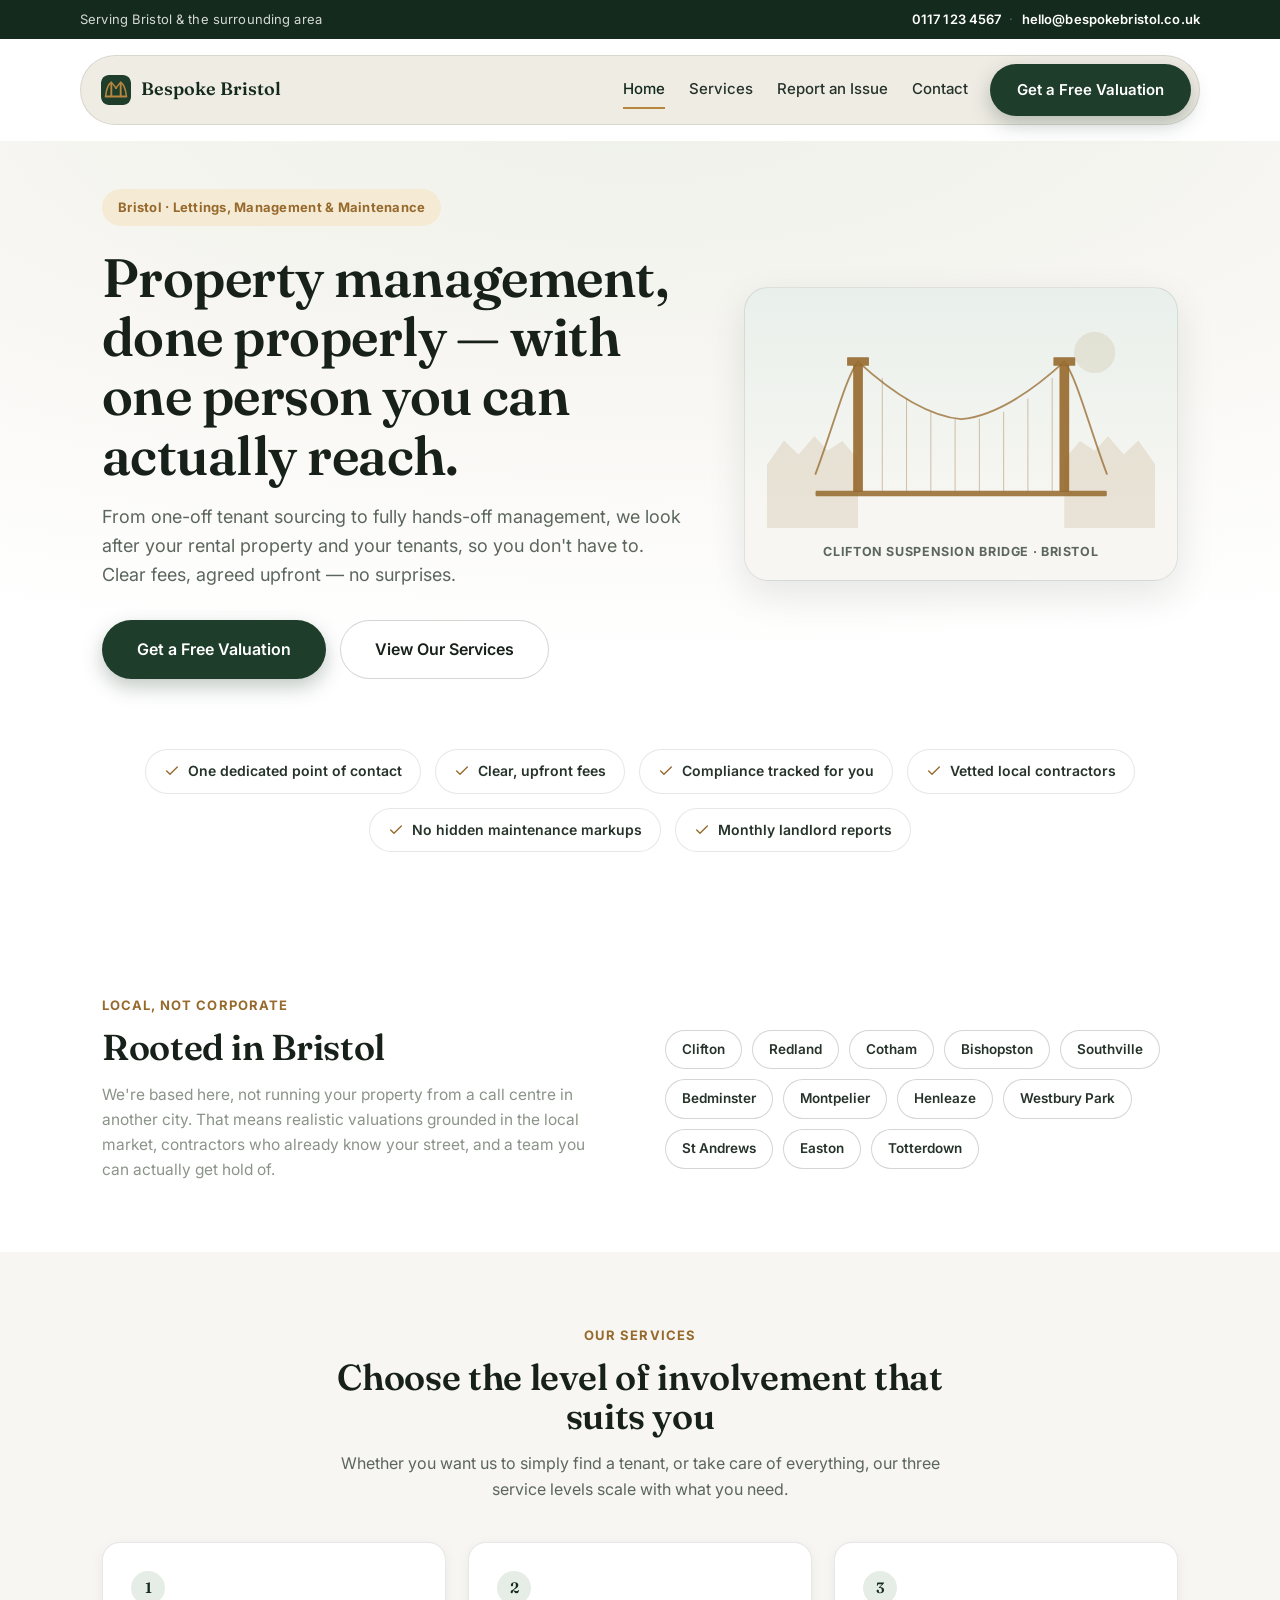
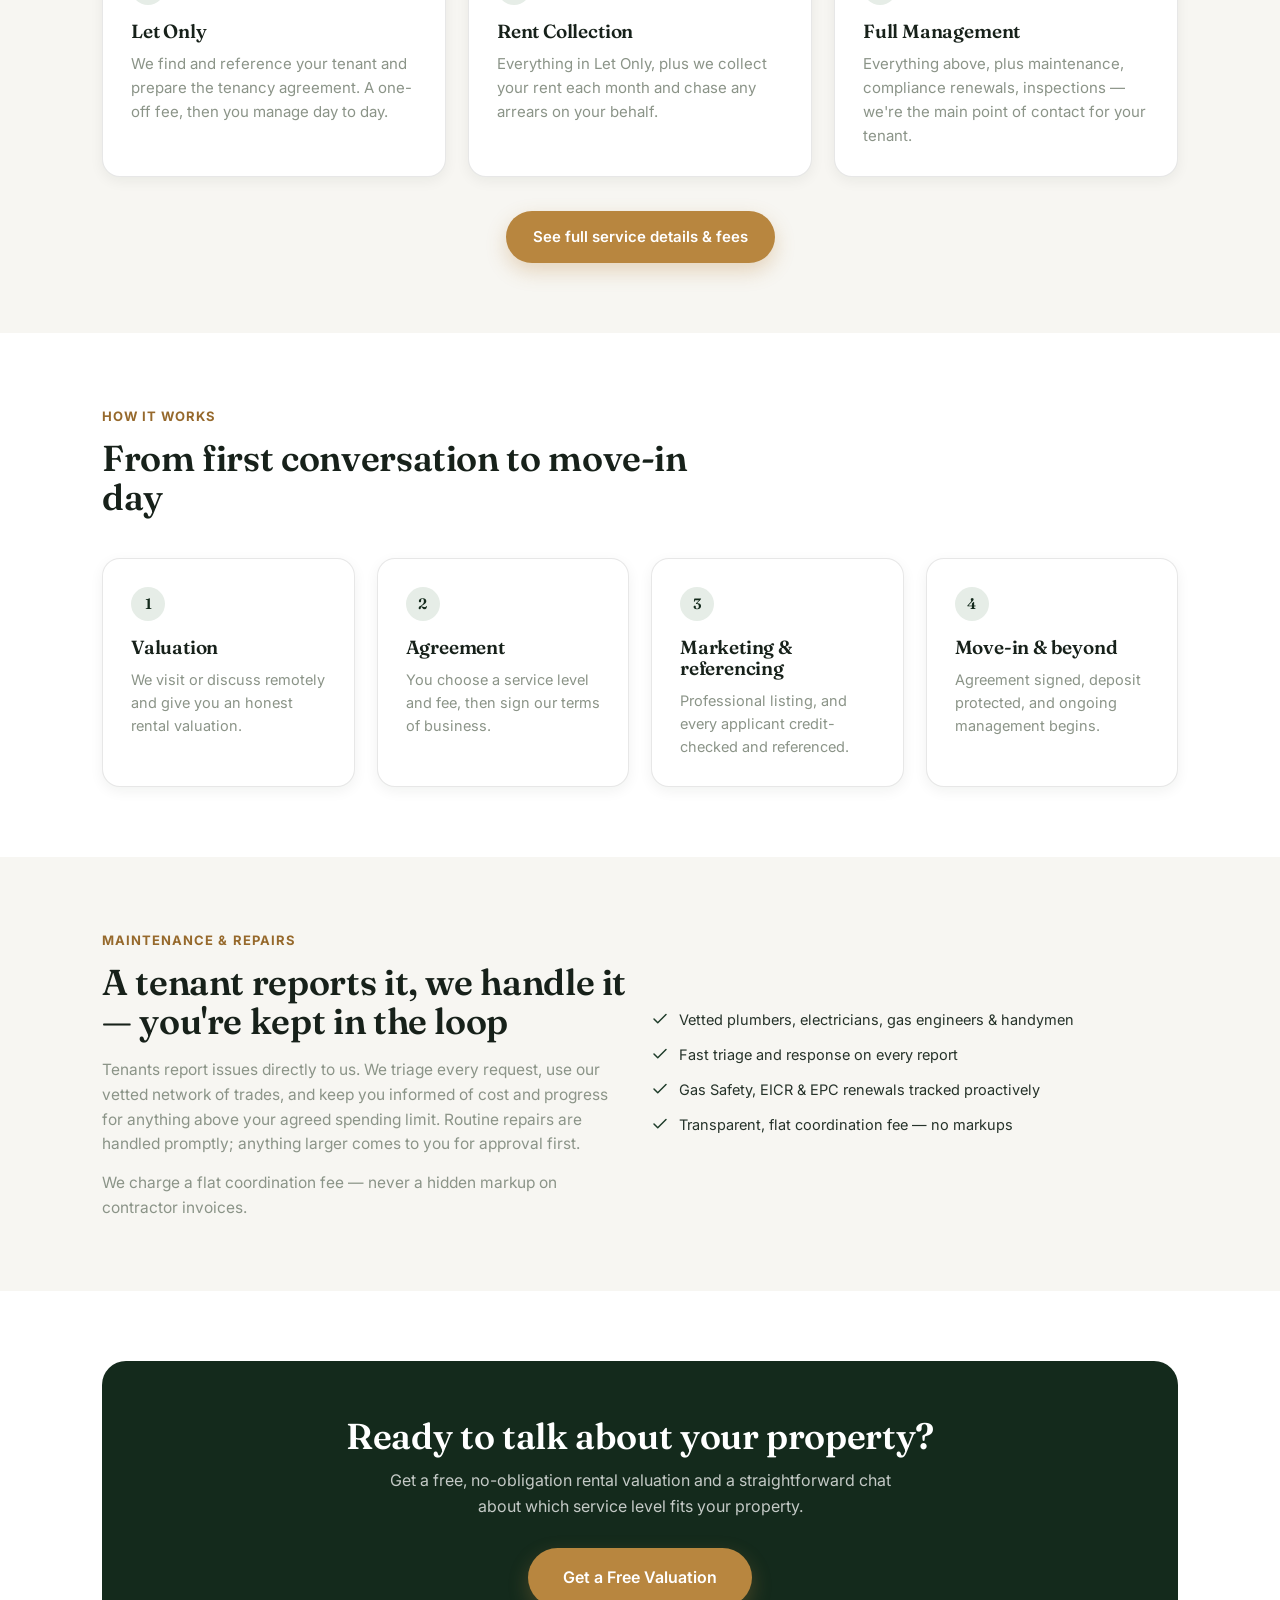
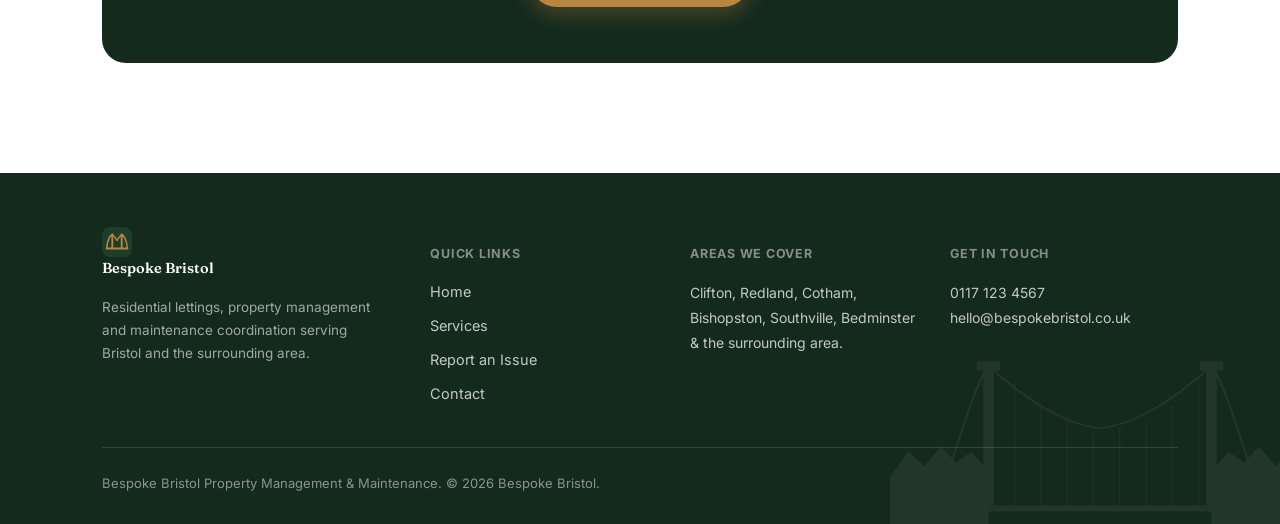
<file: index.html>
<!DOCTYPE html>
<html lang="en">
<head>
  <meta charset="UTF-8" />
  <meta name="viewport" content="width=device-width, initial-scale=1.0" />
  <title>Bespoke Bristol Property Management &amp; Maintenance</title>
  <meta name="description" content="Bristol residential lettings, property management and maintenance. Tenant sourcing, rent collection and full management, with clear upfront fees and one dedicated point of contact." />
  <link rel="icon" type="image/svg+xml" href="assets/favicon.svg" />
  <link rel="stylesheet" href="assets/styles.css" />
</head>
<body>

  <div class="topbar">
    <div class="container topbar-inner">
      <span class="topbar-area">Serving Bristol &amp; the surrounding area</span>
      <span class="topbar-contact"><a href="tel:01171234567">0117 123 4567</a><span class="sep">·</span><a href="mailto:hello@bespokebristol.co.uk">hello@bespokebristol.co.uk</a></span>
    </div>
  </div>

  <header class="site-header">
    <div class="container header-inner">
      <a class="brand" href="index.html">
        <img src="assets/favicon.svg" class="brand-mark" alt="Bespoke Bristol logo" />
        <span class="brand-name">Bespoke Bristol</span>
      </a>
      <button class="nav-toggle" aria-label="Toggle navigation" aria-expanded="false">
        <span></span><span></span><span></span>
      </button>
      <nav class="nav">
        <div class="nav-links">
          <a href="index.html" class="active">Home</a>
          <a href="services.html">Services</a>
          <a href="report-issue.html">Report an Issue</a>
          <a href="contact.html">Contact</a>
        </div>
        <a href="contact.html" class="btn btn-primary">Get a Free Valuation</a>
      </nav>
    </div>
  </header>

  <main>
    <!-- Hero -->
    <section class="hero">
      <div class="container hero-grid">
        <div>
          <span class="pill">Bristol · Lettings, Management &amp; Maintenance</span>
          <h1>Property management, done properly — with one person you can actually reach.</h1>
          <p class="sub">From one-off tenant sourcing to fully hands-off management, we look after your rental property and your tenants, so you don't have to. Clear fees, agreed upfront — no surprises.</p>
          <div class="hero-actions">
            <a href="contact.html" class="btn btn-primary btn-lg">Get a Free Valuation</a>
            <a href="services.html" class="btn btn-ghost btn-lg">View Our Services</a>
          </div>
        </div>
        <div class="bridge-showcase">
          <svg viewBox="0 0 640 360" xmlns="http://www.w3.org/2000/svg">
            <circle cx="540" cy="70" r="34" fill="currentColor" opacity="0.12"/>
            <path d="M0,360 L0,255 L28,215 L52,238 L78,208 L100,232 L124,216 L150,246 L150,360 Z" fill="currentColor" opacity="0.14"/>
            <path d="M640,360 L640,255 L612,215 L588,238 L562,208 L540,232 L516,216 L490,246 L490,360 Z" fill="currentColor" opacity="0.14"/>
            <path d="M80,270 C110,190 130,110 150,85 C210,140 270,175 320,180 C370,175 430,140 490,85 C510,110 530,190 560,270" fill="none" stroke="currentColor" stroke-width="3" opacity="0.75" stroke-linecap="round"/>
            <g stroke="currentColor" stroke-width="1.4" opacity="0.45">
              <line x1="190" y1="112" x2="190" y2="300"/>
              <line x1="230" y1="146" x2="230" y2="300"/>
              <line x1="270" y1="168" x2="270" y2="300"/>
              <line x1="310" y1="179" x2="310" y2="300"/>
              <line x1="350" y1="179" x2="350" y2="300"/>
              <line x1="390" y1="168" x2="390" y2="300"/>
              <line x1="430" y1="146" x2="430" y2="300"/>
              <line x1="470" y1="112" x2="470" y2="300"/>
            </g>
            <rect x="80" y="298" width="480" height="9" rx="2" fill="currentColor" opacity="0.85"/>
            <rect x="142" y="90" width="16" height="210" fill="currentColor" opacity="0.9"/>
            <rect x="132" y="78" width="36" height="14" rx="1" fill="currentColor" opacity="0.9"/>
            <rect x="482" y="90" width="16" height="210" fill="currentColor" opacity="0.9"/>
            <rect x="472" y="78" width="36" height="14" rx="1" fill="currentColor" opacity="0.9"/>
          </svg>
          <p class="bridge-caption">Clifton Suspension Bridge · Bristol</p>
        </div>
      </div>
    </section>

    <!-- Trust strip -->
    <section class="section" style="padding-top:0;">
      <div class="container">
        <div class="trust-strip">
          <span class="trust-chip">
            <svg width="16" height="16" viewBox="0 0 24 24" fill="none" stroke="currentColor" stroke-width="2" stroke-linecap="round" stroke-linejoin="round"><path d="M20 6L9 17l-5-5"/></svg>
            One dedicated point of contact
          </span>
          <span class="trust-chip">
            <svg width="16" height="16" viewBox="0 0 24 24" fill="none" stroke="currentColor" stroke-width="2" stroke-linecap="round" stroke-linejoin="round"><path d="M20 6L9 17l-5-5"/></svg>
            Clear, upfront fees
          </span>
          <span class="trust-chip">
            <svg width="16" height="16" viewBox="0 0 24 24" fill="none" stroke="currentColor" stroke-width="2" stroke-linecap="round" stroke-linejoin="round"><path d="M20 6L9 17l-5-5"/></svg>
            Compliance tracked for you
          </span>
          <span class="trust-chip">
            <svg width="16" height="16" viewBox="0 0 24 24" fill="none" stroke="currentColor" stroke-width="2" stroke-linecap="round" stroke-linejoin="round"><path d="M20 6L9 17l-5-5"/></svg>
            Vetted local contractors
          </span>
          <span class="trust-chip">
            <svg width="16" height="16" viewBox="0 0 24 24" fill="none" stroke="currentColor" stroke-width="2" stroke-linecap="round" stroke-linejoin="round"><path d="M20 6L9 17l-5-5"/></svg>
            No hidden maintenance markups
          </span>
          <span class="trust-chip">
            <svg width="16" height="16" viewBox="0 0 24 24" fill="none" stroke="currentColor" stroke-width="2" stroke-linecap="round" stroke-linejoin="round"><path d="M20 6L9 17l-5-5"/></svg>
            Monthly landlord reports
          </span>
        </div>
      </div>
    </section>

    <!-- Rooted in Bristol -->
    <section class="section">
      <div class="container grid grid-2" style="align-items:center; gap:50px;">
        <div>
          <span class="eyebrow">Local, Not Corporate</span>
          <h2 style="margin-top:10px;">Rooted in Bristol</h2>
          <p class="muted" style="margin-top:16px; font-size:15.5px;">We're based here, not running your property from a call centre in another city. That means realistic valuations grounded in the local market, contractors who already know your street, and a team you can actually get hold of.</p>
        </div>
        <div>
          <div class="area-list">
            <span class="area-chip">Clifton</span>
            <span class="area-chip">Redland</span>
            <span class="area-chip">Cotham</span>
            <span class="area-chip">Bishopston</span>
            <span class="area-chip">Southville</span>
            <span class="area-chip">Bedminster</span>
            <span class="area-chip">Montpelier</span>
            <span class="area-chip">Henleaze</span>
            <span class="area-chip">Westbury Park</span>
            <span class="area-chip">St Andrews</span>
            <span class="area-chip">Easton</span>
            <span class="area-chip">Totterdown</span>
          </div>
        </div>
      </div>
    </section>

    <!-- Services overview -->
    <section class="section section-alt">
      <div class="container">
        <div class="section-head center" style="margin-left:auto;margin-right:auto;">
          <span class="eyebrow">Our Services</span>
          <h2>Choose the level of involvement that suits you</h2>
          <p>Whether you want us to simply find a tenant, or take care of everything, our three service levels scale with what you need.</p>
        </div>
        <div class="grid grid-3">
          <div class="card card-pad">
            <span class="step-n">1</span>
            <h3>Let Only</h3>
            <p class="muted" style="margin-top:10px; font-size:15px;">We find and reference your tenant and prepare the tenancy agreement. A one-off fee, then you manage day to day.</p>
          </div>
          <div class="card card-pad">
            <span class="step-n">2</span>
            <h3>Rent Collection</h3>
            <p class="muted" style="margin-top:10px; font-size:15px;">Everything in Let Only, plus we collect your rent each month and chase any arrears on your behalf.</p>
          </div>
          <div class="card card-pad">
            <span class="step-n">3</span>
            <h3>Full Management</h3>
            <p class="muted" style="margin-top:10px; font-size:15px;">Everything above, plus maintenance, compliance renewals, inspections — we're the main point of contact for your tenant.</p>
          </div>
        </div>
        <div style="text-align:center; margin-top:34px;">
          <a href="services.html" class="btn btn-gold">See full service details &amp; fees</a>
        </div>
      </div>
    </section>

    <!-- How it works -->
    <section class="section">
      <div class="container">
        <div class="section-head">
          <span class="eyebrow">How It Works</span>
          <h2>From first conversation to move-in day</h2>
        </div>
        <div class="grid grid-4">
          <div class="card card-pad">
            <span class="step-n">1</span>
            <h3>Valuation</h3>
            <p class="muted" style="margin-top:10px; font-size:14.5px;">We visit or discuss remotely and give you an honest rental valuation.</p>
          </div>
          <div class="card card-pad">
            <span class="step-n">2</span>
            <h3>Agreement</h3>
            <p class="muted" style="margin-top:10px; font-size:14.5px;">You choose a service level and fee, then sign our terms of business.</p>
          </div>
          <div class="card card-pad">
            <span class="step-n">3</span>
            <h3>Marketing &amp; referencing</h3>
            <p class="muted" style="margin-top:10px; font-size:14.5px;">Professional listing, and every applicant credit-checked and referenced.</p>
          </div>
          <div class="card card-pad">
            <span class="step-n">4</span>
            <h3>Move-in &amp; beyond</h3>
            <p class="muted" style="margin-top:10px; font-size:14.5px;">Agreement signed, deposit protected, and ongoing management begins.</p>
          </div>
        </div>
      </div>
    </section>

    <!-- Maintenance -->
    <section class="section section-alt">
      <div class="container grid grid-2" style="align-items:center;">
        <div>
          <span class="eyebrow">Maintenance &amp; Repairs</span>
          <h2 style="margin-top:10px;">A tenant reports it, we handle it — you're kept in the loop</h2>
          <p class="muted" style="margin-top:16px; font-size:15.5px;">Tenants report issues directly to us. We triage every request, use our vetted network of trades, and keep you informed of cost and progress for anything above your agreed spending limit. Routine repairs are handled promptly; anything larger comes to you for approval first.</p>
          <p class="muted" style="margin-top:14px; font-size:15.5px;">We charge a flat coordination fee — never a hidden markup on contractor invoices.</p>
        </div>
        <ul class="tier-list">
          <li><svg width="18" height="18" viewBox="0 0 24 24" fill="none" stroke="currentColor" stroke-width="2" stroke-linecap="round" stroke-linejoin="round"><path d="M20 6L9 17l-5-5"/></svg> Vetted plumbers, electricians, gas engineers &amp; handymen</li>
          <li><svg width="18" height="18" viewBox="0 0 24 24" fill="none" stroke="currentColor" stroke-width="2" stroke-linecap="round" stroke-linejoin="round"><path d="M20 6L9 17l-5-5"/></svg> Fast triage and response on every report</li>
          <li><svg width="18" height="18" viewBox="0 0 24 24" fill="none" stroke="currentColor" stroke-width="2" stroke-linecap="round" stroke-linejoin="round"><path d="M20 6L9 17l-5-5"/></svg> Gas Safety, EICR &amp; EPC renewals tracked proactively</li>
          <li><svg width="18" height="18" viewBox="0 0 24 24" fill="none" stroke="currentColor" stroke-width="2" stroke-linecap="round" stroke-linejoin="round"><path d="M20 6L9 17l-5-5"/></svg> Transparent, flat coordination fee — no markups</li>
        </ul>
      </div>
    </section>

    <!-- CTA -->
    <section class="section">
      <div class="container">
        <div class="cta-band">
          <h2>Ready to talk about your property?</h2>
          <p>Get a free, no-obligation rental valuation and a straightforward chat about which service level fits your property.</p>
          <div class="hero-actions">
            <a href="contact.html" class="btn btn-gold btn-lg">Get a Free Valuation</a>
          </div>
        </div>
      </div>
    </section>
  </main>

  <footer class="site-footer">
    <div class="footer-watermark" aria-hidden="true">
      <svg viewBox="0 0 640 360" xmlns="http://www.w3.org/2000/svg">
        <path d="M0,360 L0,255 L28,215 L52,238 L78,208 L100,232 L124,216 L150,246 L150,360 Z" fill="currentColor"/>
        <path d="M640,360 L640,255 L612,215 L588,238 L562,208 L540,232 L516,216 L490,246 L490,360 Z" fill="currentColor"/>
        <path d="M80,270 C110,190 130,110 150,85 C210,140 270,175 320,180 C370,175 430,140 490,85 C510,110 530,190 560,270" fill="none" stroke="currentColor" stroke-width="3"/>
        <g stroke="currentColor" stroke-width="1.4">
          <line x1="190" y1="112" x2="190" y2="300"/>
          <line x1="230" y1="146" x2="230" y2="300"/>
          <line x1="270" y1="168" x2="270" y2="300"/>
          <line x1="310" y1="179" x2="310" y2="300"/>
          <line x1="350" y1="179" x2="350" y2="300"/>
          <line x1="390" y1="168" x2="390" y2="300"/>
          <line x1="430" y1="146" x2="430" y2="300"/>
          <line x1="470" y1="112" x2="470" y2="300"/>
        </g>
        <rect x="80" y="298" width="480" height="9" rx="2" fill="currentColor"/>
        <rect x="142" y="90" width="16" height="210" fill="currentColor"/>
        <rect x="132" y="78" width="36" height="14" rx="1" fill="currentColor"/>
        <rect x="482" y="90" width="16" height="210" fill="currentColor"/>
        <rect x="472" y="78" width="36" height="14" rx="1" fill="currentColor"/>
      </svg>
    </div>
    <div class="container">
      <div class="footer-grid">
        <div class="footer-col footer-brand">
          <a class="brand" href="index.html">
            <img src="assets/favicon.svg" class="brand-mark" alt="Bespoke Bristol logo" />
            <span class="brand-name">Bespoke Bristol</span>
          </a>
          <p>Residential lettings, property management and maintenance coordination serving Bristol and the surrounding area.</p>
        </div>
        <div class="footer-col">
          <h4>Quick Links</h4>
          <a href="index.html">Home</a>
          <a href="services.html">Services</a>
          <a href="report-issue.html">Report an Issue</a>
          <a href="contact.html">Contact</a>
        </div>
        <div class="footer-col">
          <h4>Areas We Cover</h4>
          <p>Clifton, Redland, Cotham, Bishopston, Southville, Bedminster &amp; the surrounding area.</p>
        </div>
        <div class="footer-col">
          <h4>Get In Touch</h4>
          <p>0117 123 4567<br />hello@bespokebristol.co.uk</p>
        </div>
      </div>
      <p class="footer-disclaimer">
        Bespoke Bristol Property Management &amp; Maintenance. &copy; 2026 Bespoke Bristol.
      </p>
    </div>
  </footer>

  <script src="assets/app.js"></script>
</body>
</html>
</file>
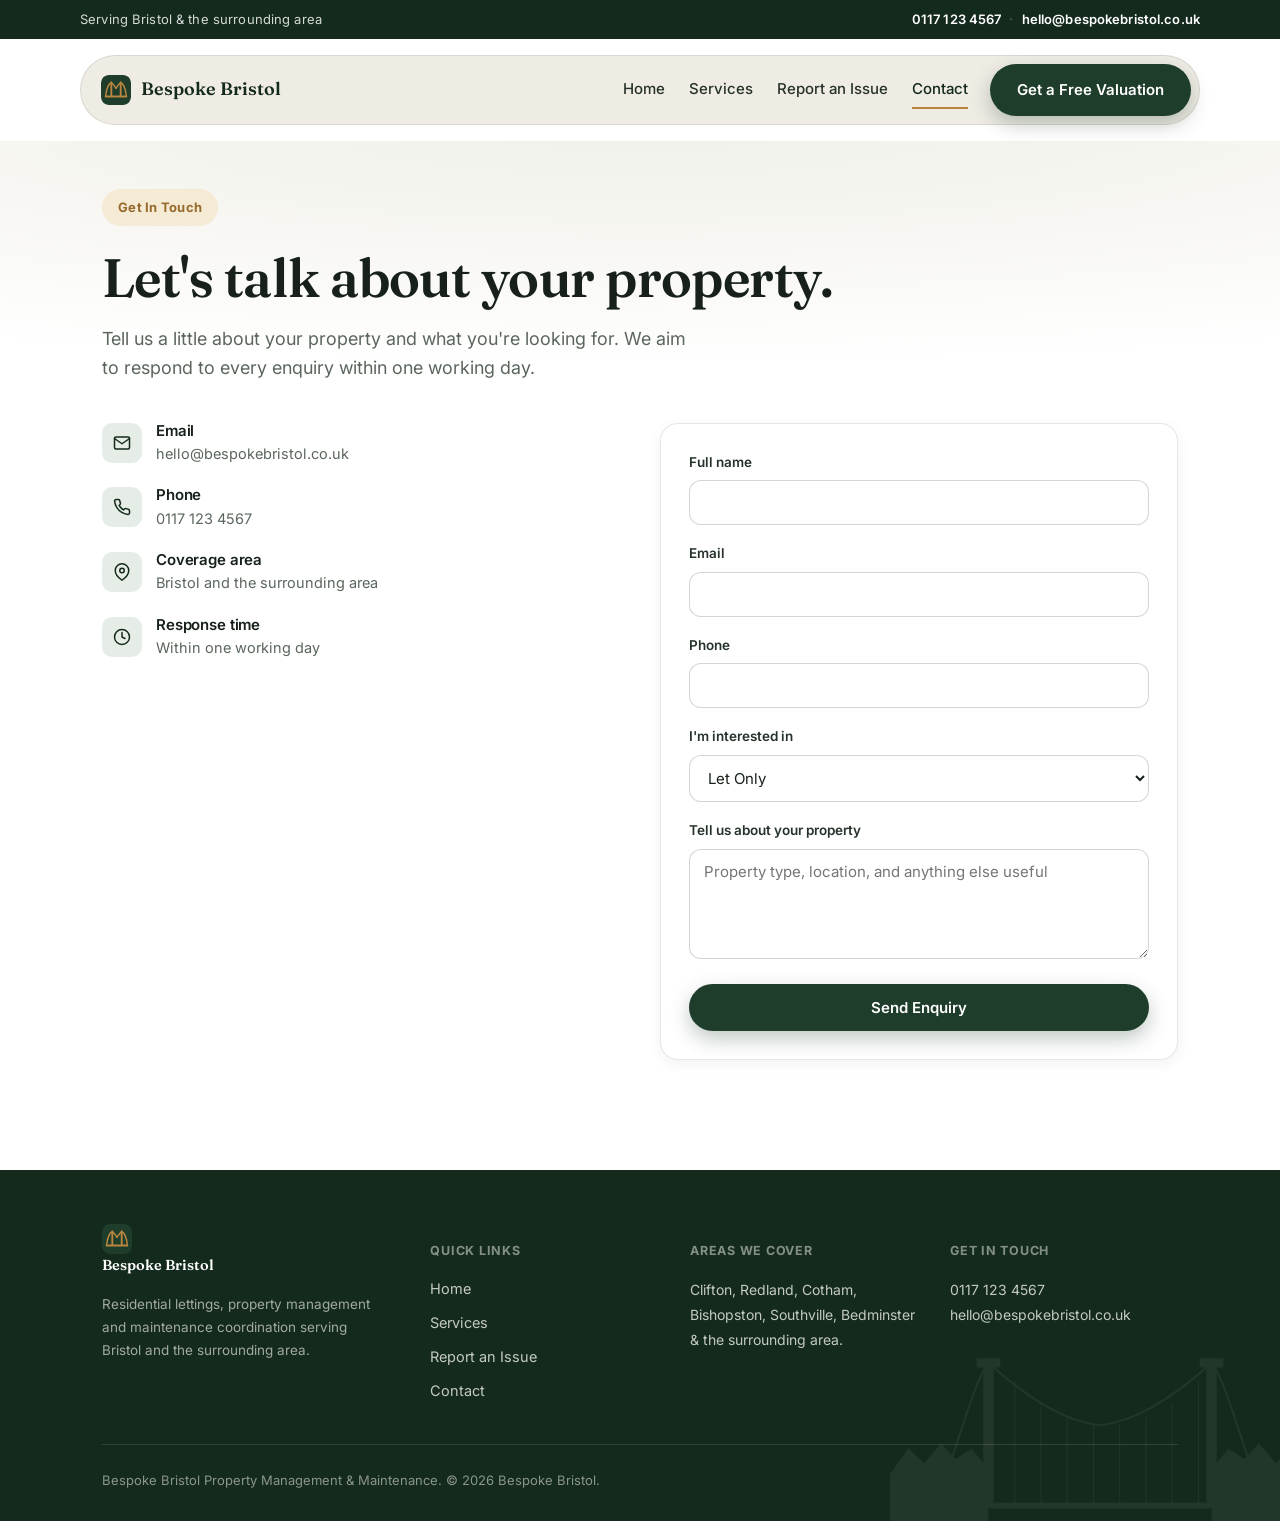
<file: contact.html>
<!DOCTYPE html>
<html lang="en">
<head>
  <meta charset="UTF-8" />
  <meta name="viewport" content="width=device-width, initial-scale=1.0" />
  <title>Contact &amp; Free Valuation — Bespoke Bristol Property Management &amp; Maintenance</title>
  <meta name="description" content="Get in touch with Bespoke Bristol Property Management & Maintenance for a free rental valuation or to ask about our services." />
  <link rel="icon" type="image/svg+xml" href="assets/favicon.svg" />
  <link rel="stylesheet" href="assets/styles.css" />
</head>
<body>

  <div class="topbar">
    <div class="container topbar-inner">
      <span class="topbar-area">Serving Bristol &amp; the surrounding area</span>
      <span class="topbar-contact"><a href="tel:01171234567">0117 123 4567</a><span class="sep">·</span><a href="mailto:hello@bespokebristol.co.uk">hello@bespokebristol.co.uk</a></span>
    </div>
  </div>

  <header class="site-header">
    <div class="container header-inner">
      <a class="brand" href="index.html">
        <img src="assets/favicon.svg" class="brand-mark" alt="Bespoke Bristol logo" />
        <span class="brand-name">Bespoke Bristol</span>
      </a>
      <button class="nav-toggle" aria-label="Toggle navigation" aria-expanded="false">
        <span></span><span></span><span></span>
      </button>
      <nav class="nav">
        <div class="nav-links">
          <a href="index.html">Home</a>
          <a href="services.html">Services</a>
          <a href="report-issue.html">Report an Issue</a>
          <a href="contact.html" class="active">Contact</a>
        </div>
        <a href="contact.html" class="btn btn-primary">Get a Free Valuation</a>
      </nav>
    </div>
  </header>

  <main>
    <section class="hero" style="padding-bottom:20px;">
      <div class="container">
        <span class="pill">Get In Touch</span>
        <h1>Let's talk about your property.</h1>
        <p class="sub">Tell us a little about your property and what you're looking for. We aim to respond to every enquiry within one working day.</p>
      </div>
    </section>

    <section class="section" style="padding-top:20px;">
      <div class="container contact-grid">
        <div class="contact-info">
          <div class="contact-row">
            <span class="icon">
              <svg width="18" height="18" viewBox="0 0 24 24" fill="none" stroke="currentColor" stroke-width="2" stroke-linecap="round" stroke-linejoin="round"><rect x="2" y="4" width="20" height="16" rx="2"/><path d="M22 6l-10 7L2 6"/></svg>
            </span>
            <div>
              <h3>Email</h3>
              <p>hello@bespokebristol.co.uk</p>
            </div>
          </div>
          <div class="contact-row">
            <span class="icon">
              <svg width="18" height="18" viewBox="0 0 24 24" fill="none" stroke="currentColor" stroke-width="2" stroke-linecap="round" stroke-linejoin="round"><path d="M22 16.92v3a2 2 0 01-2.18 2 19.79 19.79 0 01-8.63-3.07 19.5 19.5 0 01-6-6 19.79 19.79 0 01-3.07-8.67A2 2 0 014.11 2h3a2 2 0 012 1.72c.127.96.361 1.903.7 2.81a2 2 0 01-.45 2.11L8.09 9.91a16 16 0 006 6l1.27-1.27a2 2 0 012.11-.45c.907.339 1.85.573 2.81.7A2 2 0 0122 16.92z"/></svg>
            </span>
            <div>
              <h3>Phone</h3>
              <p>0117 123 4567</p>
            </div>
          </div>
          <div class="contact-row">
            <span class="icon">
              <svg width="18" height="18" viewBox="0 0 24 24" fill="none" stroke="currentColor" stroke-width="2" stroke-linecap="round" stroke-linejoin="round"><path d="M21 10c0 7-9 13-9 13s-9-6-9-13a9 9 0 0118 0z"/><circle cx="12" cy="10" r="3"/></svg>
            </span>
            <div>
              <h3>Coverage area</h3>
              <p>Bristol and the surrounding area</p>
            </div>
          </div>
          <div class="contact-row">
            <span class="icon">
              <svg width="18" height="18" viewBox="0 0 24 24" fill="none" stroke="currentColor" stroke-width="2" stroke-linecap="round" stroke-linejoin="round"><circle cx="12" cy="12" r="10"/><path d="M12 6v6l4 2"/></svg>
            </span>
            <div>
              <h3>Response time</h3>
              <p>Within one working day</p>
            </div>
          </div>
        </div>

        <div class="card card-pad">
          <form class="contact-form" data-ajax-form data-success-message="Thanks — your enquiry has been noted. We aim to respond within one working day.">
            <div class="form-field">
              <label for="name">Full name</label>
              <input type="text" id="name" name="name" required />
            </div>
            <div class="form-field">
              <label for="email">Email</label>
              <input type="email" id="email" name="email" required />
            </div>
            <div class="form-field">
              <label for="phone">Phone</label>
              <input type="tel" id="phone" name="phone" />
            </div>
            <div class="form-field">
              <label for="service">I'm interested in</label>
              <select id="service" name="service">
                <option>Let Only</option>
                <option>Rent Collection</option>
                <option>Full Management</option>
                <option>Not sure — advise me</option>
              </select>
            </div>
            <div class="form-field">
              <label for="message">Tell us about your property</label>
              <textarea id="message" name="message" placeholder="Property type, location, and anything else useful"></textarea>
            </div>
            <button type="submit" class="btn btn-primary btn-block">Send Enquiry</button>
            <p class="form-status muted" style="display:none; margin-top:14px; font-size:14px;"></p>
          </form>
        </div>
      </div>
    </section>
  </main>

  <footer class="site-footer">
    <div class="footer-watermark" aria-hidden="true">
      <svg viewBox="0 0 640 360" xmlns="http://www.w3.org/2000/svg">
        <path d="M0,360 L0,255 L28,215 L52,238 L78,208 L100,232 L124,216 L150,246 L150,360 Z" fill="currentColor"/>
        <path d="M640,360 L640,255 L612,215 L588,238 L562,208 L540,232 L516,216 L490,246 L490,360 Z" fill="currentColor"/>
        <path d="M80,270 C110,190 130,110 150,85 C210,140 270,175 320,180 C370,175 430,140 490,85 C510,110 530,190 560,270" fill="none" stroke="currentColor" stroke-width="3"/>
        <g stroke="currentColor" stroke-width="1.4">
          <line x1="190" y1="112" x2="190" y2="300"/>
          <line x1="230" y1="146" x2="230" y2="300"/>
          <line x1="270" y1="168" x2="270" y2="300"/>
          <line x1="310" y1="179" x2="310" y2="300"/>
          <line x1="350" y1="179" x2="350" y2="300"/>
          <line x1="390" y1="168" x2="390" y2="300"/>
          <line x1="430" y1="146" x2="430" y2="300"/>
          <line x1="470" y1="112" x2="470" y2="300"/>
        </g>
        <rect x="80" y="298" width="480" height="9" rx="2" fill="currentColor"/>
        <rect x="142" y="90" width="16" height="210" fill="currentColor"/>
        <rect x="132" y="78" width="36" height="14" rx="1" fill="currentColor"/>
        <rect x="482" y="90" width="16" height="210" fill="currentColor"/>
        <rect x="472" y="78" width="36" height="14" rx="1" fill="currentColor"/>
      </svg>
    </div>
    <div class="container">
      <div class="footer-grid">
        <div class="footer-col footer-brand">
          <a class="brand" href="index.html">
            <img src="assets/favicon.svg" class="brand-mark" alt="Bespoke Bristol logo" />
            <span class="brand-name">Bespoke Bristol</span>
          </a>
          <p>Residential lettings, property management and maintenance coordination serving Bristol and the surrounding area.</p>
        </div>
        <div class="footer-col">
          <h4>Quick Links</h4>
          <a href="index.html">Home</a>
          <a href="services.html">Services</a>
          <a href="report-issue.html">Report an Issue</a>
          <a href="contact.html">Contact</a>
        </div>
        <div class="footer-col">
          <h4>Areas We Cover</h4>
          <p>Clifton, Redland, Cotham, Bishopston, Southville, Bedminster &amp; the surrounding area.</p>
        </div>
        <div class="footer-col">
          <h4>Get In Touch</h4>
          <p>0117 123 4567<br />hello@bespokebristol.co.uk</p>
        </div>
      </div>
      <p class="footer-disclaimer">
        Bespoke Bristol Property Management &amp; Maintenance. &copy; 2026 Bespoke Bristol.
      </p>
    </div>
  </footer>

  <script src="assets/app.js"></script>
</body>
</html>
</file>
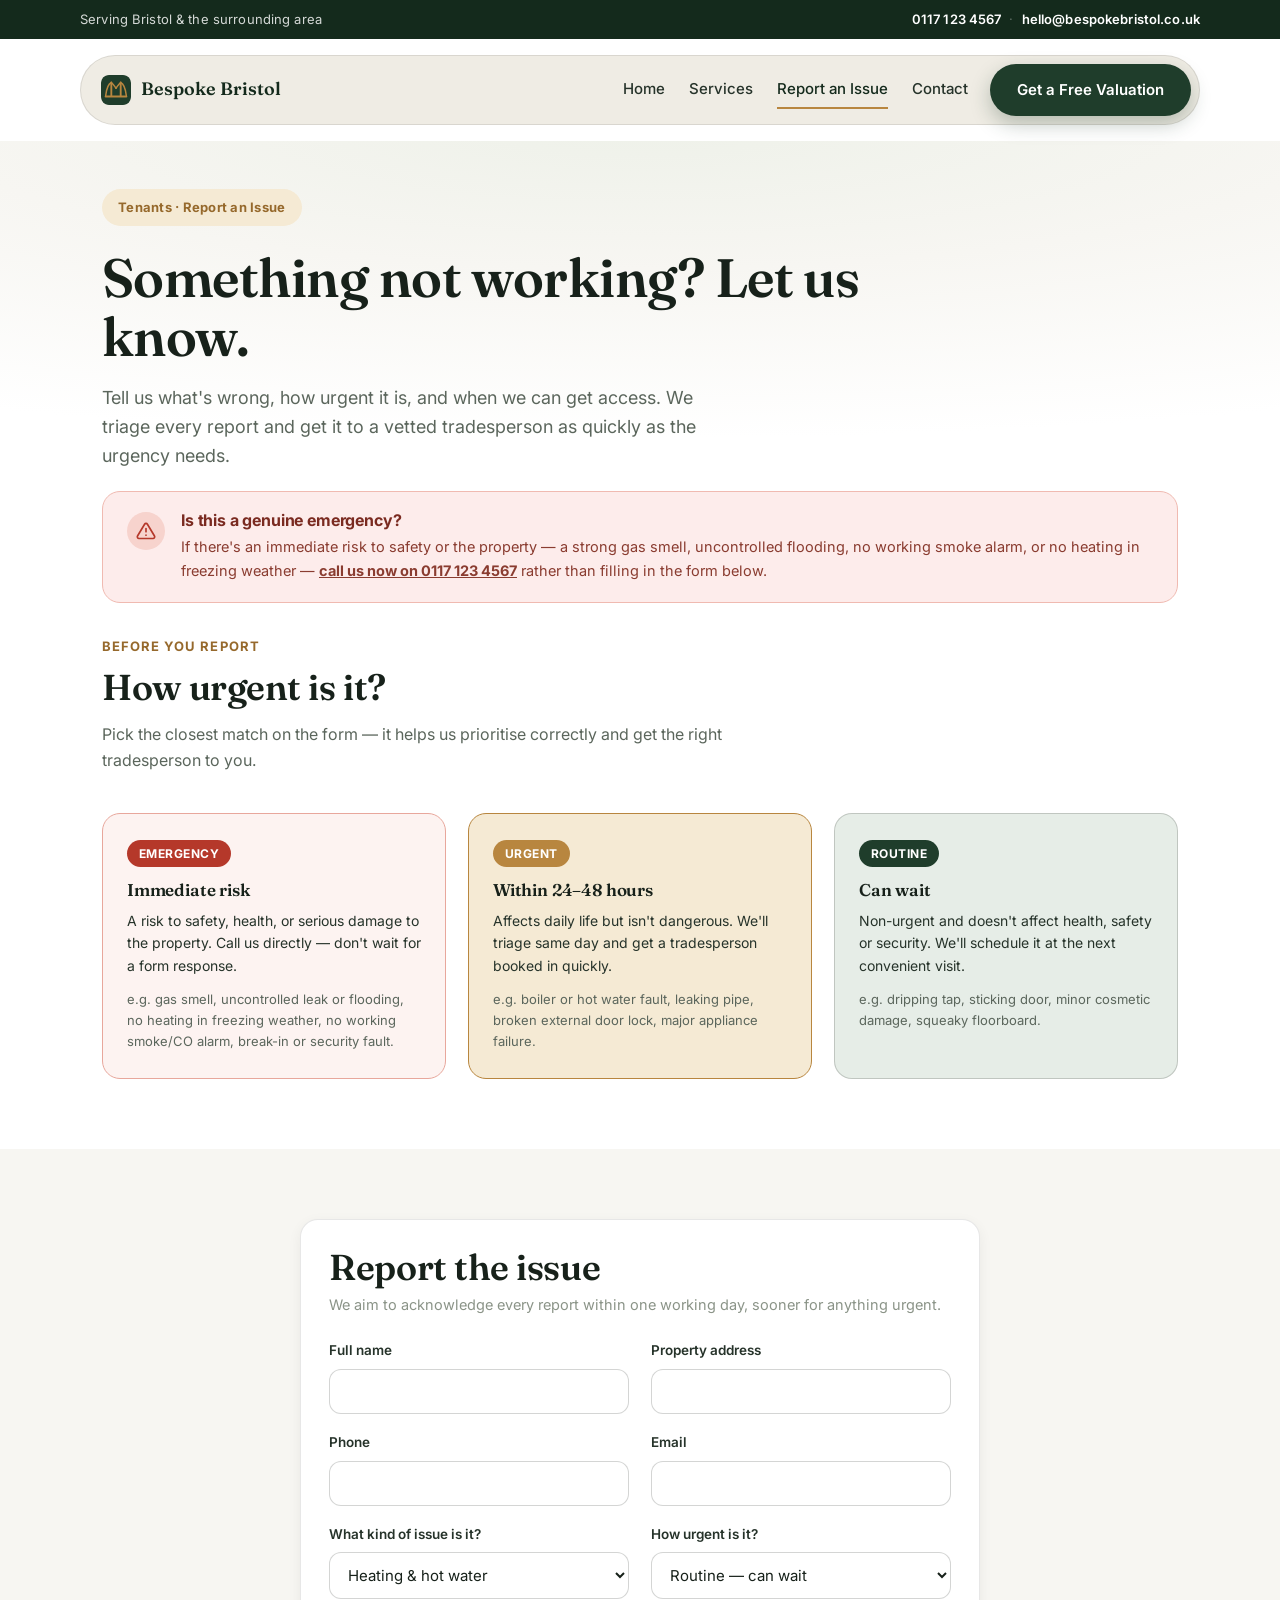
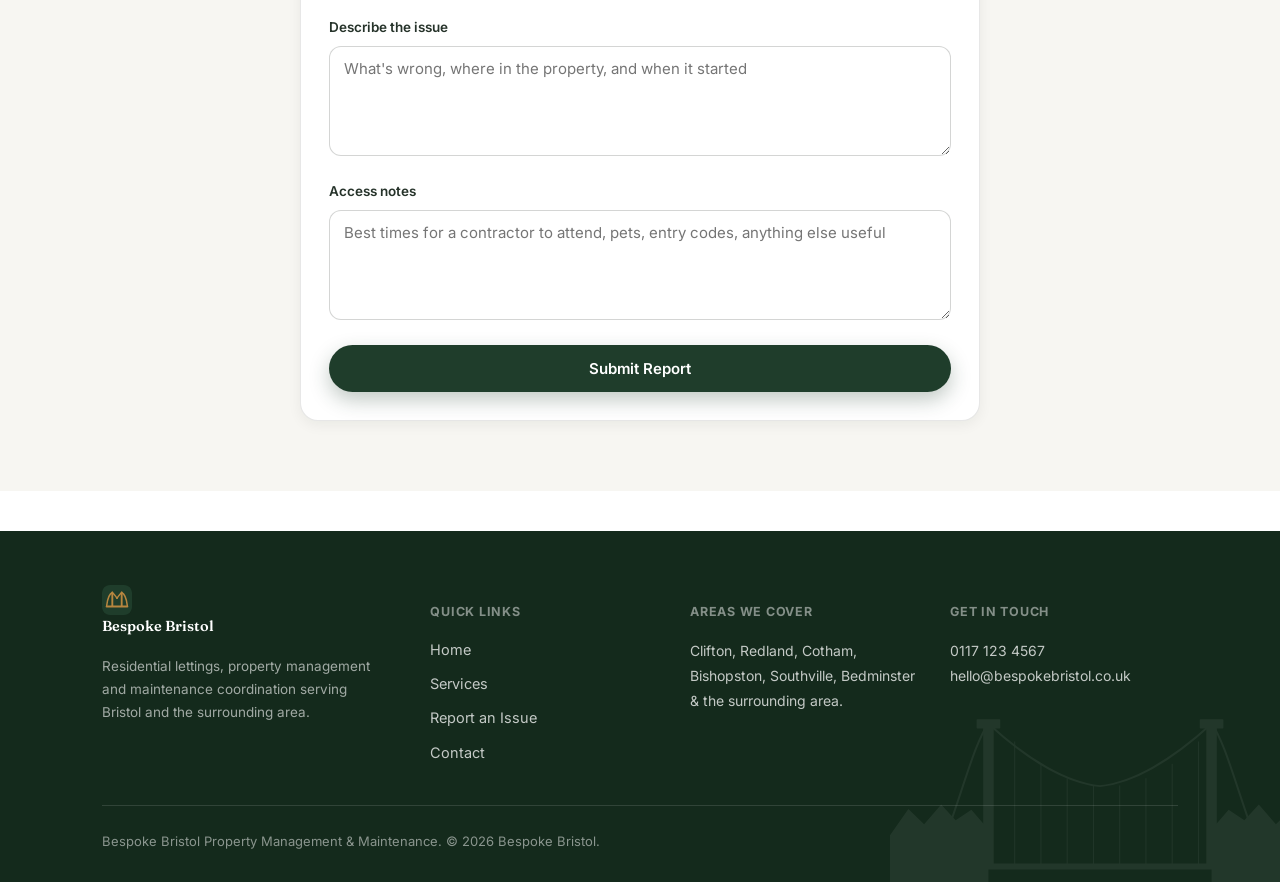
<file: report-issue.html>
<!DOCTYPE html>
<html lang="en">
<head>
  <meta charset="UTF-8" />
  <meta name="viewport" content="width=device-width, initial-scale=1.0" />
  <title>Report an Issue — Bespoke Bristol Property Management &amp; Maintenance</title>
  <meta name="description" content="Tenants: report a maintenance issue or fault with your property. Tell us how urgent it is and we'll triage it and arrange a fix." />
  <link rel="icon" type="image/svg+xml" href="assets/favicon.svg" />
  <link rel="stylesheet" href="assets/styles.css" />
</head>
<body>

  <div class="topbar">
    <div class="container topbar-inner">
      <span class="topbar-area">Serving Bristol &amp; the surrounding area</span>
      <span class="topbar-contact"><a href="tel:01171234567">0117 123 4567</a><span class="sep">·</span><a href="mailto:hello@bespokebristol.co.uk">hello@bespokebristol.co.uk</a></span>
    </div>
  </div>

  <header class="site-header">
    <div class="container header-inner">
      <a class="brand" href="index.html">
        <img src="assets/favicon.svg" class="brand-mark" alt="Bespoke Bristol logo" />
        <span class="brand-name">Bespoke Bristol</span>
      </a>
      <button class="nav-toggle" aria-label="Toggle navigation" aria-expanded="false">
        <span></span><span></span><span></span>
      </button>
      <nav class="nav">
        <div class="nav-links">
          <a href="index.html">Home</a>
          <a href="services.html">Services</a>
          <a href="report-issue.html" class="active">Report an Issue</a>
          <a href="contact.html">Contact</a>
        </div>
        <a href="contact.html" class="btn btn-primary">Get a Free Valuation</a>
      </nav>
    </div>
  </header>

  <main>
    <section class="hero" style="padding-bottom:20px;">
      <div class="container">
        <span class="pill">Tenants · Report an Issue</span>
        <h1>Something not working? Let us know.</h1>
        <p class="sub">Tell us what's wrong, how urgent it is, and when we can get access. We triage every report and get it to a vetted tradesperson as quickly as the urgency needs.</p>
      </div>
    </section>

    <!-- Emergency callout -->
    <section class="section" style="padding-top:0; padding-bottom:20px;">
      <div class="container">
        <div class="alert-banner">
          <span class="icon">
            <svg width="20" height="20" viewBox="0 0 24 24" fill="none" stroke="currentColor" stroke-width="2" stroke-linecap="round" stroke-linejoin="round"><path d="M10.29 3.86L1.82 18a2 2 0 001.71 3h16.94a2 2 0 001.71-3L13.71 3.86a2 2 0 00-3.42 0z"/><line x1="12" y1="9" x2="12" y2="13"/><line x1="12" y1="17" x2="12.01" y2="17"/></svg>
          </span>
          <div>
            <h3>Is this a genuine emergency?</h3>
            <p>If there's an immediate risk to safety or the property — a strong gas smell, uncontrolled flooding, no working smoke alarm, or no heating in freezing weather — <a href="tel:01171234567">call us now on 0117 123 4567</a> rather than filling in the form below.</p>
          </div>
        </div>
      </div>
    </section>

    <!-- Urgency guide -->
    <section class="section" style="padding-top:10px;">
      <div class="container">
        <div class="section-head">
          <span class="eyebrow">Before You Report</span>
          <h2>How urgent is it?</h2>
          <p>Pick the closest match on the form — it helps us prioritise correctly and get the right tradesperson to you.</p>
        </div>
        <div class="grid grid-3">
          <div class="urgency-card emergency">
            <span class="urgency-tag">Emergency</span>
            <h3>Immediate risk</h3>
            <p>A risk to safety, health, or serious damage to the property. Call us directly — don't wait for a form response.</p>
            <p class="examples">e.g. gas smell, uncontrolled leak or flooding, no heating in freezing weather, no working smoke/CO alarm, break-in or security fault.</p>
          </div>
          <div class="urgency-card urgent">
            <span class="urgency-tag">Urgent</span>
            <h3>Within 24–48 hours</h3>
            <p>Affects daily life but isn't dangerous. We'll triage same day and get a tradesperson booked in quickly.</p>
            <p class="examples">e.g. boiler or hot water fault, leaking pipe, broken external door lock, major appliance failure.</p>
          </div>
          <div class="urgency-card routine">
            <span class="urgency-tag">Routine</span>
            <h3>Can wait</h3>
            <p>Non-urgent and doesn't affect health, safety or security. We'll schedule it at the next convenient visit.</p>
            <p class="examples">e.g. dripping tap, sticking door, minor cosmetic damage, squeaky floorboard.</p>
          </div>
        </div>
      </div>
    </section>

    <!-- Form -->
    <section class="section section-alt">
      <div class="container">
        <div class="card card-pad" style="max-width:680px; margin:0 auto;">
          <h2 style="margin-bottom:6px;">Report the issue</h2>
          <p class="muted" style="font-size:14.5px; margin-bottom:24px;">We aim to acknowledge every report within one working day, sooner for anything urgent.</p>
          <form class="contact-form" data-ajax-form data-success-message="Thanks — your report has been logged. We'll be in touch shortly, sooner if it's urgent.">
            <div class="grid grid-2">
              <div class="form-field">
                <label for="name">Full name</label>
                <input type="text" id="name" name="name" required />
              </div>
              <div class="form-field">
                <label for="address">Property address</label>
                <input type="text" id="address" name="address" required />
              </div>
            </div>
            <div class="grid grid-2">
              <div class="form-field">
                <label for="phone">Phone</label>
                <input type="tel" id="phone" name="phone" required />
              </div>
              <div class="form-field">
                <label for="email">Email</label>
                <input type="email" id="email" name="email" required />
              </div>
            </div>
            <div class="grid grid-2">
              <div class="form-field">
                <label for="category">What kind of issue is it?</label>
                <select id="category" name="category">
                  <option>Heating &amp; hot water</option>
                  <option>Plumbing &amp; leaks</option>
                  <option>Electrical</option>
                  <option>Appliances</option>
                  <option>Doors, windows &amp; locks</option>
                  <option>Damp, mould &amp; structural</option>
                  <option>Pest control</option>
                  <option>Other</option>
                </select>
              </div>
              <div class="form-field">
                <label for="urgency">How urgent is it?</label>
                <select id="urgency" name="urgency">
                  <option>Routine — can wait</option>
                  <option>Urgent — within 24–48 hours</option>
                  <option>Emergency — immediate risk</option>
                </select>
              </div>
            </div>
            <div class="form-field">
              <label for="description">Describe the issue</label>
              <textarea id="description" name="description" placeholder="What's wrong, where in the property, and when it started" required></textarea>
            </div>
            <div class="form-field">
              <label for="access">Access notes</label>
              <textarea id="access" name="access" placeholder="Best times for a contractor to attend, pets, entry codes, anything else useful"></textarea>
            </div>
            <button type="submit" class="btn btn-primary btn-block">Submit Report</button>
            <p class="form-status muted" style="display:none; margin-top:14px; font-size:14px;"></p>
          </form>
        </div>
      </div>
    </section>
  </main>

  <footer class="site-footer">
    <div class="footer-watermark" aria-hidden="true">
      <svg viewBox="0 0 640 360" xmlns="http://www.w3.org/2000/svg">
        <path d="M0,360 L0,255 L28,215 L52,238 L78,208 L100,232 L124,216 L150,246 L150,360 Z" fill="currentColor"/>
        <path d="M640,360 L640,255 L612,215 L588,238 L562,208 L540,232 L516,216 L490,246 L490,360 Z" fill="currentColor"/>
        <path d="M80,270 C110,190 130,110 150,85 C210,140 270,175 320,180 C370,175 430,140 490,85 C510,110 530,190 560,270" fill="none" stroke="currentColor" stroke-width="3"/>
        <g stroke="currentColor" stroke-width="1.4">
          <line x1="190" y1="112" x2="190" y2="300"/>
          <line x1="230" y1="146" x2="230" y2="300"/>
          <line x1="270" y1="168" x2="270" y2="300"/>
          <line x1="310" y1="179" x2="310" y2="300"/>
          <line x1="350" y1="179" x2="350" y2="300"/>
          <line x1="390" y1="168" x2="390" y2="300"/>
          <line x1="430" y1="146" x2="430" y2="300"/>
          <line x1="470" y1="112" x2="470" y2="300"/>
        </g>
        <rect x="80" y="298" width="480" height="9" rx="2" fill="currentColor"/>
        <rect x="142" y="90" width="16" height="210" fill="currentColor"/>
        <rect x="132" y="78" width="36" height="14" rx="1" fill="currentColor"/>
        <rect x="482" y="90" width="16" height="210" fill="currentColor"/>
        <rect x="472" y="78" width="36" height="14" rx="1" fill="currentColor"/>
      </svg>
    </div>
    <div class="container">
      <div class="footer-grid">
        <div class="footer-col footer-brand">
          <a class="brand" href="index.html">
            <img src="assets/favicon.svg" class="brand-mark" alt="Bespoke Bristol logo" />
            <span class="brand-name">Bespoke Bristol</span>
          </a>
          <p>Residential lettings, property management and maintenance coordination serving Bristol and the surrounding area.</p>
        </div>
        <div class="footer-col">
          <h4>Quick Links</h4>
          <a href="index.html">Home</a>
          <a href="services.html">Services</a>
          <a href="report-issue.html">Report an Issue</a>
          <a href="contact.html">Contact</a>
        </div>
        <div class="footer-col">
          <h4>Areas We Cover</h4>
          <p>Clifton, Redland, Cotham, Bishopston, Southville, Bedminster &amp; the surrounding area.</p>
        </div>
        <div class="footer-col">
          <h4>Get In Touch</h4>
          <p>0117 123 4567<br />hello@bespokebristol.co.uk</p>
        </div>
      </div>
      <p class="footer-disclaimer">
        Bespoke Bristol Property Management &amp; Maintenance. &copy; 2026 Bespoke Bristol.
      </p>
    </div>
  </footer>

  <script src="assets/app.js"></script>
</body>
</html>
</file>
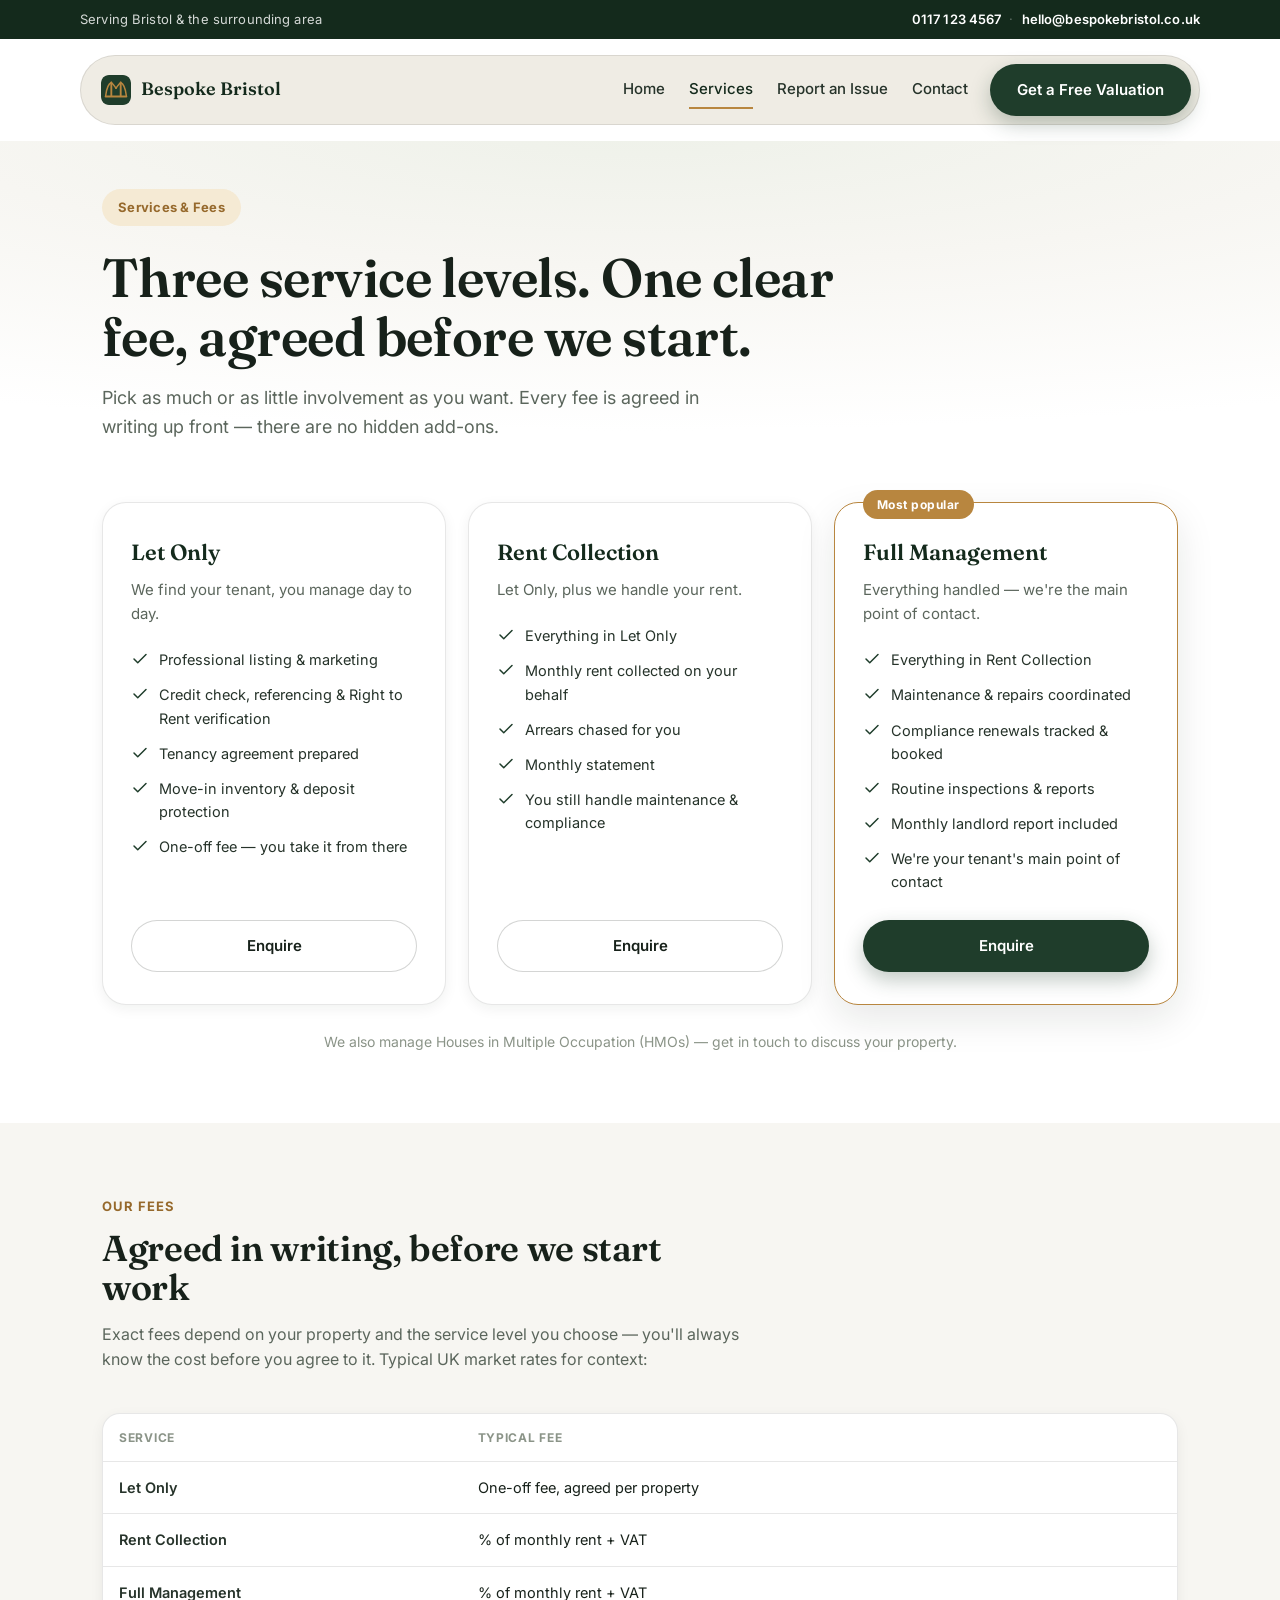
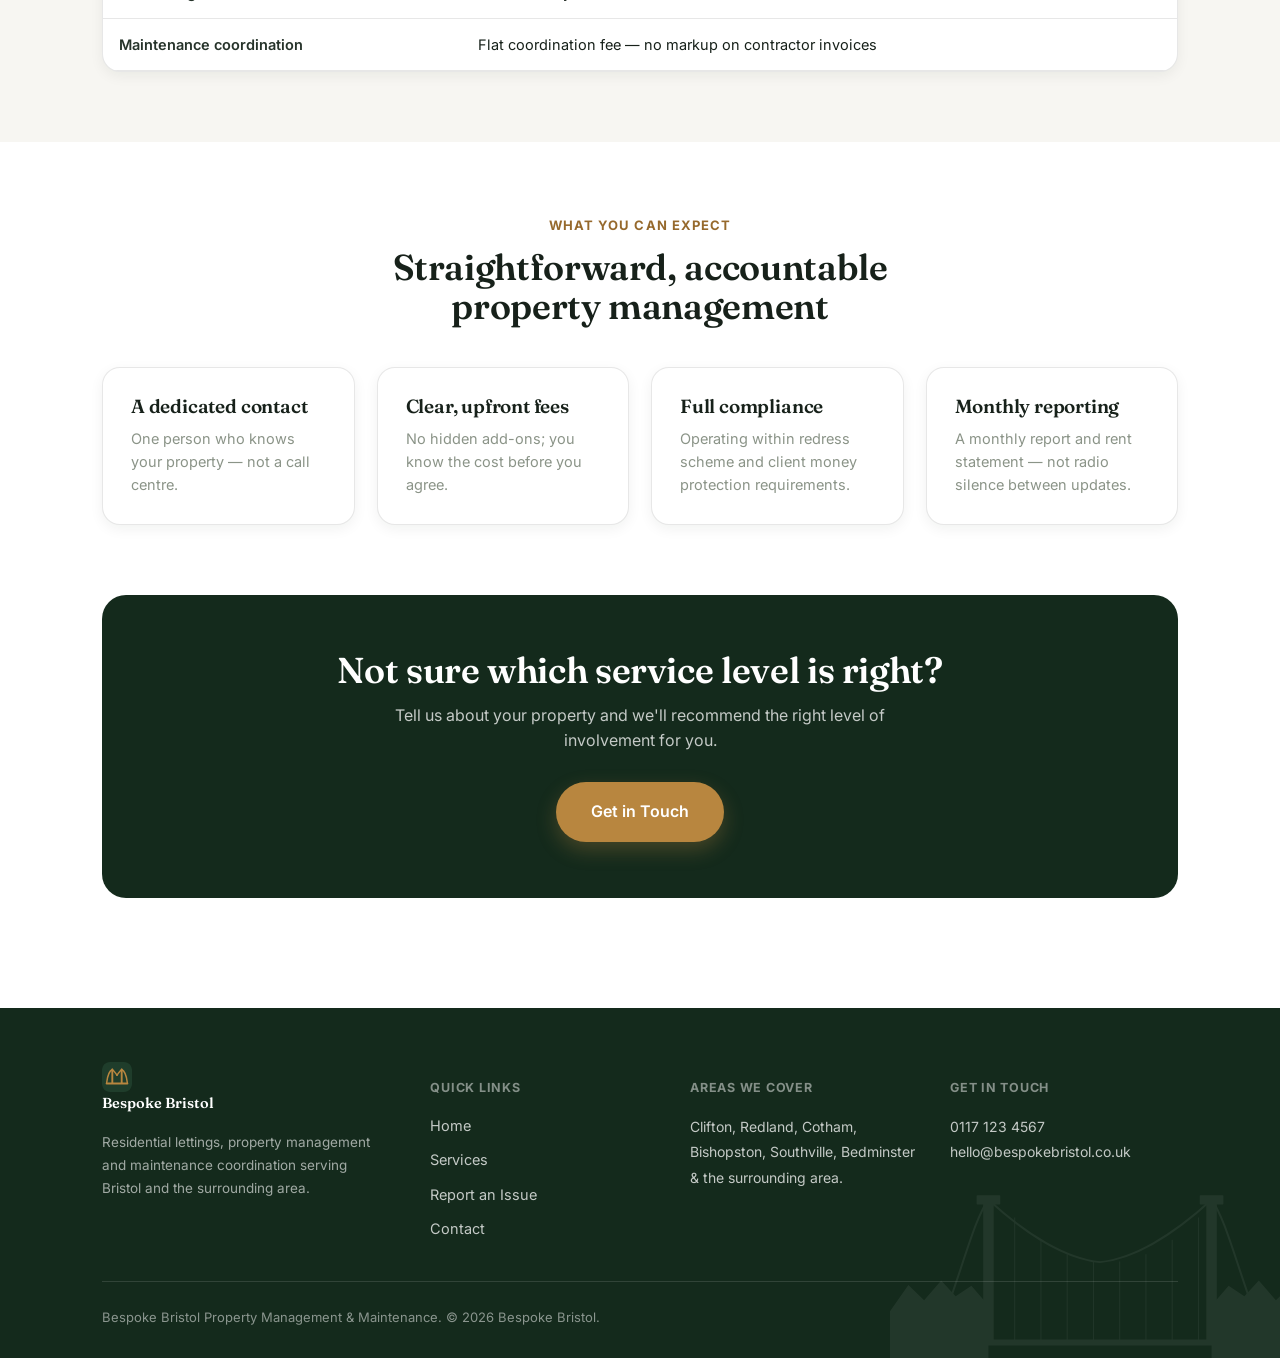
<file: services.html>
<!DOCTYPE html>
<html lang="en">
<head>
  <meta charset="UTF-8" />
  <meta name="viewport" content="width=device-width, initial-scale=1.0" />
  <title>Services &amp; Fees — Bespoke Bristol Property Management &amp; Maintenance</title>
  <meta name="description" content="Let Only, Rent Collection and Full Management services for Bristol landlords, plus maintenance coordination. Clear, upfront fees agreed before we start work." />
  <link rel="icon" type="image/svg+xml" href="assets/favicon.svg" />
  <link rel="stylesheet" href="assets/styles.css" />
</head>
<body>

  <div class="topbar">
    <div class="container topbar-inner">
      <span class="topbar-area">Serving Bristol &amp; the surrounding area</span>
      <span class="topbar-contact"><a href="tel:01171234567">0117 123 4567</a><span class="sep">·</span><a href="mailto:hello@bespokebristol.co.uk">hello@bespokebristol.co.uk</a></span>
    </div>
  </div>

  <header class="site-header">
    <div class="container header-inner">
      <a class="brand" href="index.html">
        <img src="assets/favicon.svg" class="brand-mark" alt="Bespoke Bristol logo" />
        <span class="brand-name">Bespoke Bristol</span>
      </a>
      <button class="nav-toggle" aria-label="Toggle navigation" aria-expanded="false">
        <span></span><span></span><span></span>
      </button>
      <nav class="nav">
        <div class="nav-links">
          <a href="index.html">Home</a>
          <a href="services.html" class="active">Services</a>
          <a href="report-issue.html">Report an Issue</a>
          <a href="contact.html">Contact</a>
        </div>
        <a href="contact.html" class="btn btn-primary">Get a Free Valuation</a>
      </nav>
    </div>
  </header>

  <main>
    <section class="hero" style="padding-bottom:40px;">
      <div class="container">
        <span class="pill">Services &amp; Fees</span>
        <h1>Three service levels. One clear fee, agreed before we start.</h1>
        <p class="sub">Pick as much or as little involvement as you want. Every fee is agreed in writing up front — there are no hidden add-ons.</p>
      </div>
    </section>

    <!-- Tier cards -->
    <section class="section" style="padding-top:20px;">
      <div class="container">
        <div class="grid grid-3">
          <div class="tier-card">
            <div class="tier-name">Let Only</div>
            <p class="tier-desc">We find your tenant, you manage day to day.</p>
            <ul class="tier-list">
              <li><svg width="18" height="18" viewBox="0 0 24 24" fill="none" stroke="currentColor" stroke-width="2" stroke-linecap="round" stroke-linejoin="round"><path d="M20 6L9 17l-5-5"/></svg> Professional listing &amp; marketing</li>
              <li><svg width="18" height="18" viewBox="0 0 24 24" fill="none" stroke="currentColor" stroke-width="2" stroke-linecap="round" stroke-linejoin="round"><path d="M20 6L9 17l-5-5"/></svg> Credit check, referencing &amp; Right to Rent verification</li>
              <li><svg width="18" height="18" viewBox="0 0 24 24" fill="none" stroke="currentColor" stroke-width="2" stroke-linecap="round" stroke-linejoin="round"><path d="M20 6L9 17l-5-5"/></svg> Tenancy agreement prepared</li>
              <li><svg width="18" height="18" viewBox="0 0 24 24" fill="none" stroke="currentColor" stroke-width="2" stroke-linecap="round" stroke-linejoin="round"><path d="M20 6L9 17l-5-5"/></svg> Move-in inventory &amp; deposit protection</li>
              <li><svg width="18" height="18" viewBox="0 0 24 24" fill="none" stroke="currentColor" stroke-width="2" stroke-linecap="round" stroke-linejoin="round"><path d="M20 6L9 17l-5-5"/></svg> One-off fee — you take it from there</li>
            </ul>
            <a href="contact.html" class="btn btn-ghost btn-block" style="margin-top:auto;">Enquire</a>
          </div>

          <div class="tier-card">
            <div class="tier-name">Rent Collection</div>
            <p class="tier-desc">Let Only, plus we handle your rent.</p>
            <ul class="tier-list">
              <li><svg width="18" height="18" viewBox="0 0 24 24" fill="none" stroke="currentColor" stroke-width="2" stroke-linecap="round" stroke-linejoin="round"><path d="M20 6L9 17l-5-5"/></svg> Everything in Let Only</li>
              <li><svg width="18" height="18" viewBox="0 0 24 24" fill="none" stroke="currentColor" stroke-width="2" stroke-linecap="round" stroke-linejoin="round"><path d="M20 6L9 17l-5-5"/></svg> Monthly rent collected on your behalf</li>
              <li><svg width="18" height="18" viewBox="0 0 24 24" fill="none" stroke="currentColor" stroke-width="2" stroke-linecap="round" stroke-linejoin="round"><path d="M20 6L9 17l-5-5"/></svg> Arrears chased for you</li>
              <li><svg width="18" height="18" viewBox="0 0 24 24" fill="none" stroke="currentColor" stroke-width="2" stroke-linecap="round" stroke-linejoin="round"><path d="M20 6L9 17l-5-5"/></svg> Monthly statement</li>
              <li><svg width="18" height="18" viewBox="0 0 24 24" fill="none" stroke="currentColor" stroke-width="2" stroke-linecap="round" stroke-linejoin="round"><path d="M20 6L9 17l-5-5"/></svg> You still handle maintenance &amp; compliance</li>
            </ul>
            <a href="contact.html" class="btn btn-ghost btn-block" style="margin-top:auto;">Enquire</a>
          </div>

          <div class="tier-card featured">
            <span class="tier-badge">Most popular</span>
            <div class="tier-name">Full Management</div>
            <p class="tier-desc">Everything handled — we're the main point of contact.</p>
            <ul class="tier-list">
              <li><svg width="18" height="18" viewBox="0 0 24 24" fill="none" stroke="currentColor" stroke-width="2" stroke-linecap="round" stroke-linejoin="round"><path d="M20 6L9 17l-5-5"/></svg> Everything in Rent Collection</li>
              <li><svg width="18" height="18" viewBox="0 0 24 24" fill="none" stroke="currentColor" stroke-width="2" stroke-linecap="round" stroke-linejoin="round"><path d="M20 6L9 17l-5-5"/></svg> Maintenance &amp; repairs coordinated</li>
              <li><svg width="18" height="18" viewBox="0 0 24 24" fill="none" stroke="currentColor" stroke-width="2" stroke-linecap="round" stroke-linejoin="round"><path d="M20 6L9 17l-5-5"/></svg> Compliance renewals tracked &amp; booked</li>
              <li><svg width="18" height="18" viewBox="0 0 24 24" fill="none" stroke="currentColor" stroke-width="2" stroke-linecap="round" stroke-linejoin="round"><path d="M20 6L9 17l-5-5"/></svg> Routine inspections &amp; reports</li>
              <li><svg width="18" height="18" viewBox="0 0 24 24" fill="none" stroke="currentColor" stroke-width="2" stroke-linecap="round" stroke-linejoin="round"><path d="M20 6L9 17l-5-5"/></svg> Monthly landlord report included</li>
              <li><svg width="18" height="18" viewBox="0 0 24 24" fill="none" stroke="currentColor" stroke-width="2" stroke-linecap="round" stroke-linejoin="round"><path d="M20 6L9 17l-5-5"/></svg> We're your tenant's main point of contact</li>
            </ul>
            <a href="contact.html" class="btn btn-primary btn-block" style="margin-top:auto;">Enquire</a>
          </div>
        </div>
        <p class="muted" style="text-align:center; margin-top:26px; font-size:14px;">We also manage Houses in Multiple Occupation (HMOs) — get in touch to discuss your property.</p>
      </div>
    </section>

    <!-- Fees table -->
    <section class="section section-alt">
      <div class="container">
        <div class="section-head">
          <span class="eyebrow">Our Fees</span>
          <h2>Agreed in writing, before we start work</h2>
          <p>Exact fees depend on your property and the service level you choose — you'll always know the cost before you agree to it. Typical UK market rates for context:</p>
        </div>
        <div class="card" style="overflow-x:auto;">
          <table class="fee-table">
            <thead>
              <tr><th>Service</th><th>Typical fee</th></tr>
            </thead>
            <tbody>
              <tr><td>Let Only</td><td>One-off fee, agreed per property</td></tr>
              <tr><td>Rent Collection</td><td>% of monthly rent + VAT</td></tr>
              <tr><td>Full Management</td><td>% of monthly rent + VAT</td></tr>
              <tr><td>Maintenance coordination</td><td>Flat coordination fee — no markup on contractor invoices</td></tr>
            </tbody>
          </table>
        </div>
      </div>
    </section>

    <!-- Trust -->
    <section class="section">
      <div class="container">
        <div class="section-head center" style="margin-left:auto;margin-right:auto;">
          <span class="eyebrow">What You Can Expect</span>
          <h2>Straightforward, accountable property management</h2>
        </div>
        <div class="grid grid-4">
          <div class="card card-pad">
            <h3>A dedicated contact</h3>
            <p class="muted" style="margin-top:10px; font-size:14.5px;">One person who knows your property — not a call centre.</p>
          </div>
          <div class="card card-pad">
            <h3>Clear, upfront fees</h3>
            <p class="muted" style="margin-top:10px; font-size:14.5px;">No hidden add-ons; you know the cost before you agree.</p>
          </div>
          <div class="card card-pad">
            <h3>Full compliance</h3>
            <p class="muted" style="margin-top:10px; font-size:14.5px;">Operating within redress scheme and client money protection requirements.</p>
          </div>
          <div class="card card-pad">
            <h3>Monthly reporting</h3>
            <p class="muted" style="margin-top:10px; font-size:14.5px;">A monthly report and rent statement — not radio silence between updates.</p>
          </div>
        </div>
      </div>
    </section>

    <section class="section" style="padding-top:0;">
      <div class="container">
        <div class="cta-band">
          <h2>Not sure which service level is right?</h2>
          <p>Tell us about your property and we'll recommend the right level of involvement for you.</p>
          <div class="hero-actions">
            <a href="contact.html" class="btn btn-gold btn-lg">Get in Touch</a>
          </div>
        </div>
      </div>
    </section>
  </main>

  <footer class="site-footer">
    <div class="footer-watermark" aria-hidden="true">
      <svg viewBox="0 0 640 360" xmlns="http://www.w3.org/2000/svg">
        <path d="M0,360 L0,255 L28,215 L52,238 L78,208 L100,232 L124,216 L150,246 L150,360 Z" fill="currentColor"/>
        <path d="M640,360 L640,255 L612,215 L588,238 L562,208 L540,232 L516,216 L490,246 L490,360 Z" fill="currentColor"/>
        <path d="M80,270 C110,190 130,110 150,85 C210,140 270,175 320,180 C370,175 430,140 490,85 C510,110 530,190 560,270" fill="none" stroke="currentColor" stroke-width="3"/>
        <g stroke="currentColor" stroke-width="1.4">
          <line x1="190" y1="112" x2="190" y2="300"/>
          <line x1="230" y1="146" x2="230" y2="300"/>
          <line x1="270" y1="168" x2="270" y2="300"/>
          <line x1="310" y1="179" x2="310" y2="300"/>
          <line x1="350" y1="179" x2="350" y2="300"/>
          <line x1="390" y1="168" x2="390" y2="300"/>
          <line x1="430" y1="146" x2="430" y2="300"/>
          <line x1="470" y1="112" x2="470" y2="300"/>
        </g>
        <rect x="80" y="298" width="480" height="9" rx="2" fill="currentColor"/>
        <rect x="142" y="90" width="16" height="210" fill="currentColor"/>
        <rect x="132" y="78" width="36" height="14" rx="1" fill="currentColor"/>
        <rect x="482" y="90" width="16" height="210" fill="currentColor"/>
        <rect x="472" y="78" width="36" height="14" rx="1" fill="currentColor"/>
      </svg>
    </div>
    <div class="container">
      <div class="footer-grid">
        <div class="footer-col footer-brand">
          <a class="brand" href="index.html">
            <img src="assets/favicon.svg" class="brand-mark" alt="Bespoke Bristol logo" />
            <span class="brand-name">Bespoke Bristol</span>
          </a>
          <p>Residential lettings, property management and maintenance coordination serving Bristol and the surrounding area.</p>
        </div>
        <div class="footer-col">
          <h4>Quick Links</h4>
          <a href="index.html">Home</a>
          <a href="services.html">Services</a>
          <a href="report-issue.html">Report an Issue</a>
          <a href="contact.html">Contact</a>
        </div>
        <div class="footer-col">
          <h4>Areas We Cover</h4>
          <p>Clifton, Redland, Cotham, Bishopston, Southville, Bedminster &amp; the surrounding area.</p>
        </div>
        <div class="footer-col">
          <h4>Get In Touch</h4>
          <p>0117 123 4567<br />hello@bespokebristol.co.uk</p>
        </div>
      </div>
      <p class="footer-disclaimer">
        Bespoke Bristol Property Management &amp; Maintenance. &copy; 2026 Bespoke Bristol.
      </p>
    </div>
  </footer>

  <script src="assets/app.js"></script>
</body>
</html>
</file>
<file: assets/styles.css>
/* Bespoke Bristol Property Management & Maintenance — shared design system */
@import url('https://fonts.googleapis.com/css2?family=Fraunces:wght@500;600;700&family=Inter:wght@400;500;600;700;800&display=swap');

:root {
  --white: #ffffff;
  --page: #f7f6f2;
  --mist: #efece4;
  --line: rgba(20, 26, 20, 0.10);
  --line-strong: rgba(20, 26, 20, 0.18);

  --ink: #17211a;
  --charcoal: #26332a;
  --slate: #5b665c;
  --mid-grey: #8b9488;

  --green: #1f3d2b;
  --green-dark: #142a1c;
  --green-soft: #e6ede7;
  --gold: #b8863f;
  --gold-dark: #96692c;
  --gold-soft: #f5ead4;

  --hero-bg: radial-gradient(120% 90% at 50% -5%, #eef1e9 0%, #f7f6f2 46%, #ffffff 100%);

  --radius-sm: 12px;
  --radius: 18px;
  --radius-lg: 24px;
  --pill: 100px;
  --maxw: 1120px;
  --shadow-sm: 0 4px 14px rgba(20, 30, 20, 0.06);
  --shadow: 0 14px 38px rgba(20, 30, 20, 0.10);
  --shadow-lg: 0 30px 70px rgba(20, 30, 20, 0.18);

  --font: "Inter", -apple-system, BlinkMacSystemFont, "Segoe UI", Roboto, Helvetica, Arial, sans-serif;
  --font-display: "Fraunces", Georgia, "Times New Roman", serif;
}

* { box-sizing: border-box; }
html { scroll-behavior: smooth; }

body {
  margin: 0;
  font-family: var(--font);
  color: var(--ink);
  background: var(--white);
  line-height: 1.6;
  -webkit-font-smoothing: antialiased;
  text-rendering: optimizeLegibility;
}

a { color: inherit; text-decoration: none; }

h1, h2, h3 { font-family: var(--font-display); font-weight: 600; letter-spacing: -0.01em; line-height: 1.1; margin: 0; }
h1 { font-size: clamp(32px, 5vw, 54px); }
h2 { font-size: clamp(24px, 3.4vw, 36px); }
h3 { font-size: 19px; }
p { margin: 0; }

.container { width: 100%; max-width: var(--maxw); margin: 0 auto; padding: 0 22px; }

.muted { color: var(--mid-grey); }
.eyebrow {
  display: inline-block;
  font-size: 13px;
  font-weight: 700;
  letter-spacing: 0.08em;
  text-transform: uppercase;
  color: var(--gold-dark);
}

/* ---------- Buttons ---------- */
.btn {
  display: inline-flex;
  align-items: center;
  gap: 8px;
  font-size: 15px;
  font-weight: 600;
  padding: 13px 26px;
  border-radius: var(--pill);
  border: 1.5px solid transparent;
  cursor: pointer;
  transition: transform 0.12s ease, background 0.18s ease, border-color 0.18s ease, box-shadow 0.18s ease;
  white-space: nowrap;
  font-family: var(--font);
}
.btn:active { transform: translateY(1px); }

.btn-primary { background: var(--green); color: #fff; box-shadow: 0 8px 20px rgba(31, 61, 43, 0.28); }
.btn-primary:hover { background: var(--green-dark); }

.btn-gold { background: var(--gold); color: #fff; box-shadow: 0 8px 20px rgba(184, 134, 63, 0.30); }
.btn-gold:hover { background: var(--gold-dark); }

.btn-ghost { background: var(--white); color: var(--ink); border-color: var(--line-strong); }
.btn-ghost:hover { background: var(--page); border-color: var(--slate); }

.btn-lg { padding: 16px 34px; font-size: 16px; }
.btn-block { width: 100%; justify-content: center; }

/* ---------- Top utility bar ---------- */
.topbar { background: var(--green-dark); color: rgba(255,255,255,0.82); font-size: 13px; }
.topbar-inner {
  display: flex; align-items: center; justify-content: space-between;
  gap: 12px; padding: 9px 0; flex-wrap: wrap;
}
.topbar-inner span { letter-spacing: 0.01em; }
.topbar-contact a { color: #fff; font-weight: 600; }
.topbar-contact a:hover { text-decoration: underline; }
.topbar-contact .sep { margin: 0 8px; opacity: 0.4; }
@media (max-width: 640px) {
  .topbar-inner { justify-content: center; text-align: center; }
  .topbar-area { display: none; }
}

/* ---------- Header ---------- */
.site-header {
  position: sticky;
  top: 0;
  z-index: 50;
  padding: 16px 0;
  background: linear-gradient(var(--white), rgba(255,255,255,0));
}
.header-inner {
  position: relative;
  display: flex;
  align-items: center;
  justify-content: space-between;
  gap: 16px;
  background: var(--mist);
  border: 1px solid var(--line);
  border-radius: var(--pill);
  padding: 8px 8px 8px 20px;
}
.brand { display: flex; align-items: center; gap: 10px; font-family: var(--font-display); font-weight: 600; font-size: 18px; color: var(--green-dark); }
.brand-mark { width: 30px; height: 30px; border-radius: 8px; display: block; }
.brand-name { white-space: nowrap; }

.nav { display: flex; align-items: center; gap: 22px; }
.nav-links { display: flex; align-items: center; gap: 24px; }
.nav-links a { font-size: 15px; font-weight: 500; color: var(--charcoal); padding: 6px 0; border-bottom: 2px solid transparent; }
.nav-links a:hover, .nav-links a.active { color: var(--green-dark); border-bottom-color: var(--gold); }

.nav-toggle { display: none; background: none; border: none; cursor: pointer; padding: 10px; }
.nav-toggle span { display: block; width: 20px; height: 2px; background: var(--ink); margin: 4px 0; border-radius: 2px; }

@media (max-width: 860px) {
  .nav-toggle { display: block; }
  .nav {
    position: absolute;
    top: calc(100% + 10px);
    left: 0; right: 0;
    background: var(--white);
    border: 1px solid var(--line);
    border-radius: var(--radius);
    box-shadow: var(--shadow);
    padding: 18px;
    flex-direction: column;
    align-items: stretch;
    gap: 14px;
    display: none;
  }
  .nav.open { display: flex; }
  .nav-links { flex-direction: column; align-items: flex-start; gap: 12px; }
}

/* ---------- Hero ---------- */
.hero { padding: 48px 0 70px; background: var(--hero-bg); }
.pill {
  display: inline-flex; align-items: center; gap: 8px;
  background: var(--gold-soft); color: var(--gold-dark);
  font-size: 13px; font-weight: 700; letter-spacing: 0.02em;
  padding: 8px 16px; border-radius: var(--pill); margin-bottom: 22px;
}
.hero h1 { max-width: 780px; }
.hero .sub { max-width: 600px; font-size: 18px; color: var(--slate); margin-top: 18px; }
.hero-actions { display: flex; flex-wrap: wrap; gap: 14px; margin-top: 30px; }

.hero-grid { display: grid; grid-template-columns: 1.15fr 0.85fr; gap: 54px; align-items: center; }
@media (max-width: 960px) { .hero-grid { grid-template-columns: 1fr; } }

/* ---------- Bridge showcase (hero illustration) ---------- */
.bridge-showcase {
  position: relative;
  border-radius: var(--radius-lg);
  background: linear-gradient(180deg, #e9f0eb 0%, #f7f6f2 75%);
  border: 1px solid var(--line);
  box-shadow: var(--shadow);
  padding: 22px 22px 18px;
}
.bridge-showcase svg { width: 100%; height: auto; display: block; color: var(--gold-dark); }
.bridge-caption {
  margin-top: 14px; text-align: center; font-size: 12.5px; font-weight: 700;
  letter-spacing: 0.05em; text-transform: uppercase; color: var(--slate);
}

/* ---------- Areas covered ---------- */
.area-list { display: flex; flex-wrap: wrap; gap: 10px; margin-top: 24px; }
.area-chip {
  background: var(--white); border: 1px solid var(--line-strong);
  padding: 8px 16px; border-radius: var(--pill);
  font-size: 13.5px; font-weight: 600; color: var(--charcoal);
}

/* ---------- Sections ---------- */
.section { padding: 70px 0; }
.section-alt { background: var(--page); }
.section-head { max-width: 640px; margin-bottom: 40px; }
.section-head h2 { margin-top: 10px; }
.section-head p { margin-top: 14px; font-size: 16px; color: var(--slate); }
.section-head.center { margin-left: auto; margin-right: auto; text-align: center; }

.grid { display: grid; gap: 22px; }
.grid-2 { grid-template-columns: repeat(2, 1fr); }
.grid-3 { grid-template-columns: repeat(3, 1fr); }
.grid-4 { grid-template-columns: repeat(4, 1fr); }
@media (max-width: 900px) { .grid-3, .grid-4 { grid-template-columns: repeat(2, 1fr); } }
@media (max-width: 620px) { .grid-2, .grid-3, .grid-4 { grid-template-columns: 1fr; } }

.card {
  background: var(--white);
  border: 1px solid var(--line);
  border-radius: var(--radius);
  box-shadow: var(--shadow-sm);
}
.card-pad { padding: 28px; }

.step-n {
  display: inline-flex; align-items: center; justify-content: center;
  width: 34px; height: 34px; border-radius: 50%;
  background: var(--green-soft); color: var(--green-dark);
  font-family: var(--font-display); font-weight: 600; font-size: 15px;
  margin-bottom: 16px;
}

/* ---------- Tier / service cards ---------- */
.tier-card {
  background: var(--white);
  border: 1px solid var(--line);
  border-radius: var(--radius-lg);
  padding: 32px 28px;
  display: flex;
  flex-direction: column;
  box-shadow: var(--shadow-sm);
  position: relative;
}
.tier-card.featured { border-color: var(--gold); box-shadow: var(--shadow); }
.tier-badge {
  position: absolute; top: -13px; left: 28px;
  background: var(--gold); color: #fff;
  font-size: 12px; font-weight: 700; letter-spacing: 0.04em;
  padding: 5px 14px; border-radius: var(--pill);
}
.tier-name { font-family: var(--font-display); font-size: 22px; font-weight: 600; color: var(--green-dark); }
.tier-desc { margin-top: 8px; font-size: 15px; color: var(--slate); }
.tier-list { list-style: none; margin: 22px 0 26px; padding: 0; display: flex; flex-direction: column; gap: 12px; }
.tier-list li { display: flex; gap: 10px; font-size: 14.5px; color: var(--charcoal); }
.tier-list li svg { flex-shrink: 0; margin-top: 2px; color: var(--green); }

/* ---------- Alert banner (emergency callout) ---------- */
.alert-banner {
  display: flex;
  gap: 16px;
  align-items: flex-start;
  background: #fdeceb;
  border: 1px solid #f0bab1;
  color: #7a2a20;
  border-radius: var(--radius);
  padding: 20px 24px;
}
.alert-banner .icon {
  width: 38px; height: 38px; border-radius: 50%;
  background: #f7d3cd; color: #b5382a;
  display: flex; align-items: center; justify-content: center; flex-shrink: 0;
}
.alert-banner h3 { font-family: var(--font); font-size: 16px; font-weight: 700; color: #7a2a20; }
.alert-banner p { margin-top: 6px; font-size: 14.5px; color: #8a3c30; }
.alert-banner a { font-weight: 700; text-decoration: underline; }

/* ---------- Urgency cards ---------- */
.urgency-card {
  border-radius: var(--radius);
  padding: 26px 24px;
  border: 1.5px solid var(--line);
  background: var(--white);
}
.urgency-card.emergency { border-color: #e8a79c; background: #fdf3f1; }
.urgency-card.urgent { border-color: var(--gold); background: var(--gold-soft); }
.urgency-card.routine { border-color: var(--line-strong); background: var(--green-soft); }
.urgency-tag {
  display: inline-block; font-size: 12px; font-weight: 700; letter-spacing: 0.04em;
  text-transform: uppercase; padding: 4px 12px; border-radius: var(--pill); margin-bottom: 14px;
}
.urgency-card.emergency .urgency-tag { background: #b5382a; color: #fff; }
.urgency-card.urgent .urgency-tag { background: var(--gold); color: #fff; }
.urgency-card.routine .urgency-tag { background: var(--green); color: #fff; }
.urgency-card h3 { font-size: 17px; }
.urgency-card p { margin-top: 10px; font-size: 14px; color: var(--charcoal); }
.urgency-card .examples { margin-top: 12px; font-size: 13px; color: var(--slate); }

/* ---------- Trust strip ---------- */
.trust-strip {
  display: flex; flex-wrap: wrap; gap: 14px;
  justify-content: center;
}
.trust-chip {
  background: var(--white); border: 1px solid var(--line);
  border-radius: var(--pill); padding: 10px 18px;
  font-size: 14px; font-weight: 600; color: var(--charcoal);
  display: flex; align-items: center; gap: 8px;
}
.trust-chip svg { color: var(--gold-dark); }

/* ---------- CTA band ---------- */
.cta-band {
  background: var(--green-dark);
  border-radius: var(--radius-lg);
  padding: 56px 40px;
  text-align: center;
  color: #fff;
}
.cta-band h2 { color: #fff; }
.cta-band p { color: rgba(255,255,255,0.75); margin-top: 12px; max-width: 520px; margin-left: auto; margin-right: auto; }
.cta-band .hero-actions { justify-content: center; margin-top: 28px; }

/* ---------- Contact ---------- */
.contact-grid { display: grid; grid-template-columns: 1fr 1fr; gap: 40px; align-items: start; }
@media (max-width: 800px) { .contact-grid { grid-template-columns: 1fr; } }
.contact-info { display: flex; flex-direction: column; gap: 22px; }
.contact-row { display: flex; gap: 14px; align-items: flex-start; }
.contact-row .icon {
  width: 40px; height: 40px; border-radius: 10px;
  background: var(--green-soft); color: var(--green-dark);
  display: flex; align-items: center; justify-content: center; flex-shrink: 0;
}
.contact-row h3 { font-size: 15px; font-family: var(--font); font-weight: 600; }
.contact-row p { font-size: 14.5px; color: var(--slate); margin-top: 3px; }

.form-field { margin-bottom: 18px; }
.form-field label { display: block; font-size: 13.5px; font-weight: 600; color: var(--charcoal); margin-bottom: 7px; }
.form-field input, .form-field select, .form-field textarea {
  width: 100%; padding: 12px 14px; font-size: 15px; font-family: var(--font);
  border: 1.5px solid var(--line-strong); border-radius: var(--radius-sm);
  background: var(--white); color: var(--ink);
}
.form-field input:focus, .form-field select:focus, .form-field textarea:focus {
  outline: none; border-color: var(--gold);
}
.form-field textarea { resize: vertical; min-height: 110px; }

/* ---------- Table (fees) ---------- */
.fee-table { width: 100%; border-collapse: collapse; font-size: 14.5px; }
.fee-table th, .fee-table td { text-align: left; padding: 14px 16px; border-bottom: 1px solid var(--line); }
.fee-table th { font-size: 12px; letter-spacing: 0.06em; text-transform: uppercase; color: var(--mid-grey); font-weight: 700; }
.fee-table td:first-child { font-weight: 600; color: var(--charcoal); }

/* ---------- Footer ---------- */
.site-footer { position: relative; overflow: hidden; background: var(--green-dark); color: rgba(255,255,255,0.7); padding: 54px 0 30px; margin-top: 40px; }
.site-footer .brand { color: #fff; }
.footer-watermark { position: absolute; right: -30px; bottom: -30px; width: 420px; max-width: 55vw; color: #fff; opacity: 0.06; pointer-events: none; }

.footer-grid { position: relative; z-index: 1; display: grid; grid-template-columns: 1.3fr 1fr 1fr 1fr; gap: 32px; padding-bottom: 30px; border-bottom: 1px solid rgba(255,255,255,0.12); }
.footer-col h4 { font-family: var(--font); font-size: 12.5px; font-weight: 700; text-transform: uppercase; letter-spacing: 0.06em; color: rgba(255,255,255,0.48); margin-bottom: 16px; }
.footer-col a { display: block; font-size: 14.5px; color: rgba(255,255,255,0.75); margin-bottom: 11px; }
.footer-col a:hover { color: #fff; }
.footer-col p { font-size: 14px; color: rgba(255,255,255,0.75); line-height: 1.8; }
.footer-brand p { margin-top: 16px; font-size: 13.5px; color: rgba(255,255,255,0.6); max-width: 280px; line-height: 1.7; }

.footer-disclaimer { position: relative; z-index: 1; font-size: 13px; line-height: 1.7; margin-top: 24px; color: rgba(255,255,255,0.5); }

@media (max-width: 820px) { .footer-grid { grid-template-columns: 1fr 1fr; } }
@media (max-width: 520px) { .footer-grid { grid-template-columns: 1fr; } }
</file>
